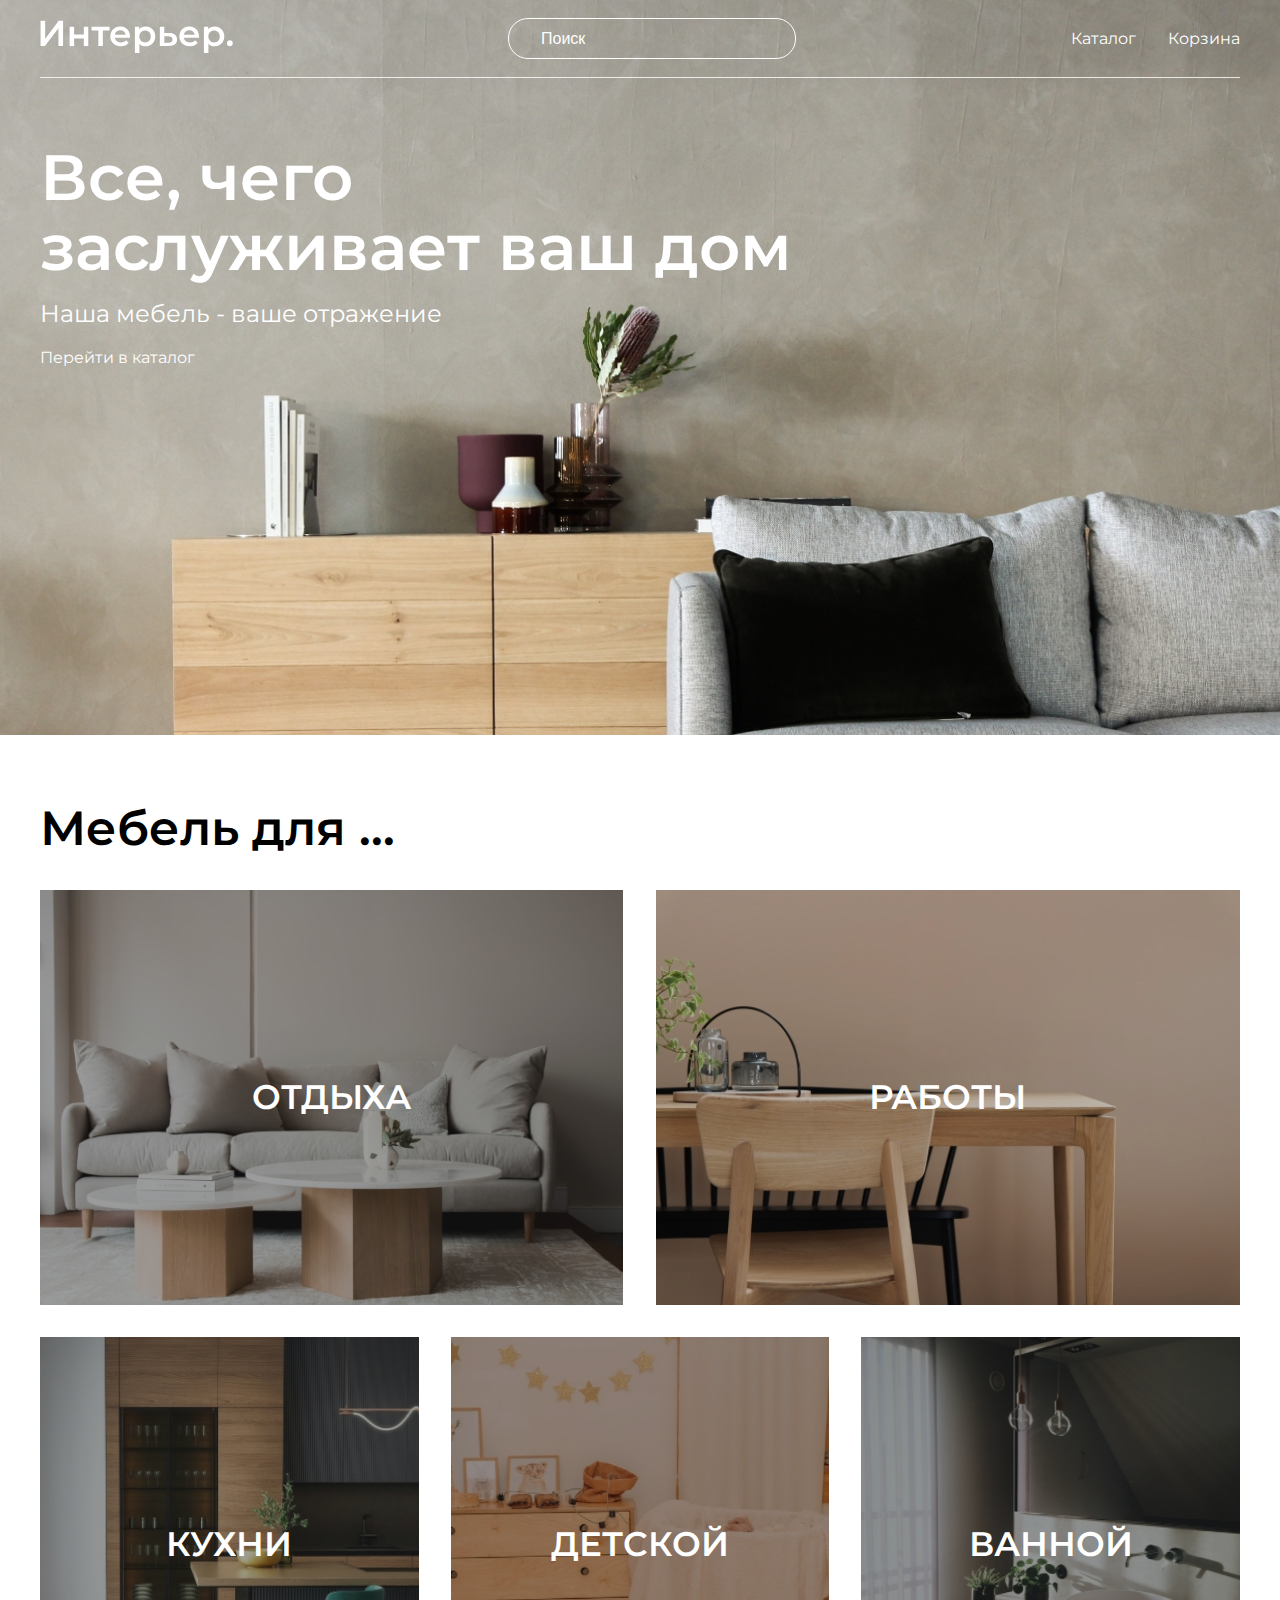
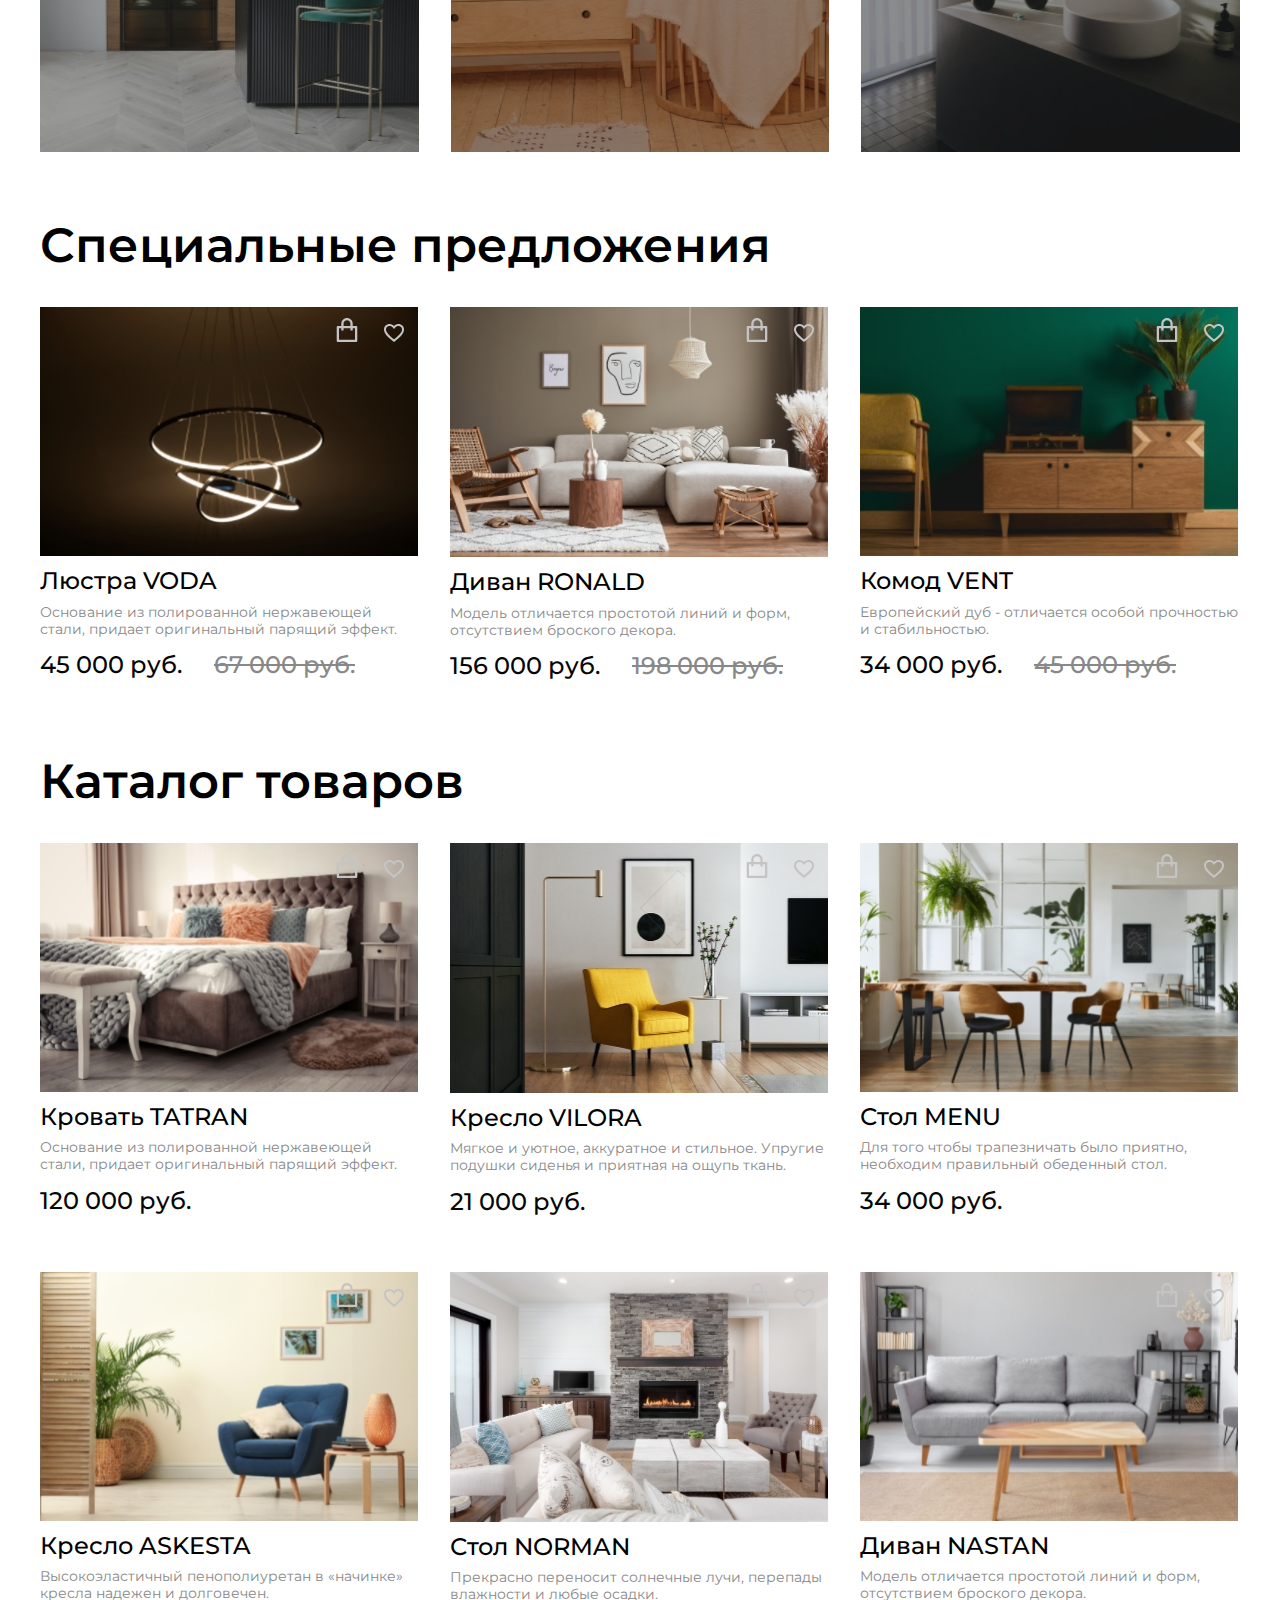
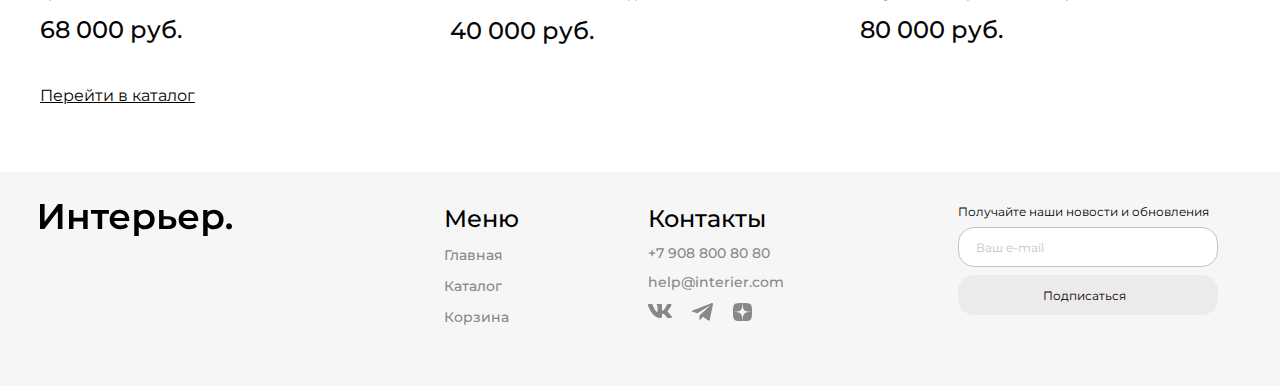
<file: index.html>
<!DOCTYPE html>
<html lang="en">
<head>
    <meta charset="UTF-8">
    <meta name="viewport" content="width=device-width, initial-scale=1.0">
    <title>Shop</title>
    <link rel="preconnect" href="https://fonts.googleapis.com">
    <link rel="preconnect" href="https://fonts.gstatic.com" crossorigin>
    <link href="https://fonts.googleapis.com/css2?family=Montserrat:ital,wght@0,100..900;1,100..900&display=swap" rel="stylesheet">
    <link rel="stylesheet" href="style.css">
</head>
<body class="body">

    <div class="top center">
        <header class="header">
            <a href="index.html"><img class="header__logo" src="img/logo.svg" alt="Логотип"></a>
            <input placeholder="Поиск" class="header__input" type="text">
            <nav class="header__nav">
                <a class="header__link" href="catalog.html">Каталог</a>
                <a class="header__link" href="basket.html">Корзина</a>
            </nav>
            <div class="header__menu-mobile">
                <a href="#"><svg class="header__icon-mobile" width="15.366211" height="15.360107" viewBox="0 0 15.3662 15.3601" fill="none" xmlns="http://www.w3.org/2000/svg" xmlns:xlink="http://www.w3.org/1999/xlink">
                    <desc>
                            Created with Pixso.
                    </desc>
                    <defs/>
                    <path id="Vector1" d="M11.53 10.41C12.52 9.14 12.99 7.54 12.84 5.93C12.68 4.33 11.93 2.84 10.72 1.78C9.51 0.71 7.94 0.15 6.33 0.2C4.72 0.25 3.19 0.91 2.05 2.05C0.91 3.19 0.25 4.72 0.2 6.33C0.15 7.94 0.71 9.51 1.78 10.72C2.85 11.93 4.33 12.68 5.94 12.83C7.54 12.99 9.14 12.52 10.42 11.53L10.45 11.56L13.81 14.92C13.88 15 13.97 15.05 14.07 15.09C14.16 15.13 14.27 15.16 14.37 15.16C14.47 15.16 14.58 15.13 14.67 15.09C14.77 15.05 14.86 15 14.93 14.92C15 14.85 15.06 14.76 15.1 14.67C15.14 14.57 15.16 14.47 15.16 14.36C15.16 14.26 15.14 14.16 15.1 14.06C15.06 13.96 15 13.88 14.93 13.8L11.57 10.44C11.56 10.43 11.55 10.42 11.53 10.41ZM9.89 3.17C10.34 3.61 10.69 4.13 10.94 4.71C11.18 5.29 11.31 5.91 11.31 6.53C11.31 7.16 11.19 7.78 10.95 8.36C10.71 8.94 10.36 9.47 9.92 9.91C9.47 10.36 8.95 10.71 8.37 10.95C7.79 11.18 7.17 11.31 6.54 11.3C5.91 11.3 5.29 11.17 4.72 10.93C4.14 10.69 3.61 10.33 3.17 9.88C2.29 8.99 1.8 7.79 1.81 6.53C1.81 5.28 2.31 4.08 3.2 3.19C4.09 2.31 5.29 1.81 6.54 1.8C7.79 1.8 9 2.29 9.89 3.17Z" fill="#FFFFFF" fill-opacity="1.000000" fill-rule="evenodd"/>
                    <path id="Vector2" d="M13.04 7.14Q13.09 6.54 13.03 5.92Q12.98 5.3 12.81 4.71Q12.63 4.12 12.35 3.56Q12.07 3.01 11.69 2.53Q11.32 2.04 10.85 1.63Q10.38 1.22 9.86 0.91Q9.33 0.59 8.75 0.38Q8.16 0.17 7.55 0.07Q6.95 -0.02 6.33 0Q5.7 0.02 5.11 0.15Q4.51 0.28 3.94 0.53Q3.37 0.78 2.86 1.12Q2.35 1.47 1.91 1.91Q1.47 2.35 1.13 2.85Q0.78 3.36 0.53 3.93Q0.29 4.5 0.15 5.1Q0.02 5.7 0 6.32Q-0.02 6.95 0.07 7.55Q0.17 8.16 0.38 8.74Q0.59 9.33 0.9 9.86Q1.22 10.38 1.63 10.85Q2.04 11.32 2.53 11.69Q3.01 12.07 3.57 12.35Q4.12 12.63 4.71 12.81Q5.3 12.98 5.92 13.03Q6.54 13.09 7.15 13.03Q7.76 12.98 8.36 12.8Q8.96 12.63 9.5 12.35Q9.97 12.11 10.4 11.79L13.67 15.06Q13.74 15.13 13.82 15.19Q13.9 15.24 13.99 15.28Q14.08 15.32 14.18 15.34Q14.27 15.36 14.37 15.36Q14.47 15.36 14.56 15.34Q14.66 15.32 14.75 15.28Q14.84 15.24 14.92 15.19Q15 15.13 15.07 15.06Q15.14 14.99 15.19 14.91Q15.25 14.83 15.29 14.74Q15.32 14.65 15.34 14.56Q15.36 14.46 15.36 14.36Q15.36 14.26 15.34 14.17Q15.32 14.07 15.29 13.98Q15.25 13.89 15.19 13.81Q15.14 13.73 15.07 13.66L11.8 10.39Q12.11 9.96 12.35 9.5Q12.63 8.95 12.8 8.35Q12.98 7.75 13.04 7.14ZM11.53 10.41C12.52 9.14 12.99 7.54 12.84 5.93C12.68 4.33 11.93 2.84 10.72 1.78C9.51 0.71 7.94 0.15 6.33 0.2C4.72 0.25 3.19 0.91 2.05 2.05C0.91 3.19 0.25 4.72 0.2 6.33C0.15 7.94 0.71 9.51 1.78 10.72C2.85 11.93 4.33 12.68 5.94 12.83C7.54 12.99 9.14 12.52 10.42 11.53L10.45 11.56L13.81 14.92C13.88 15 13.97 15.05 14.07 15.09C14.16 15.13 14.27 15.16 14.37 15.16C14.47 15.16 14.58 15.13 14.67 15.09C14.77 15.05 14.86 15 14.93 14.92C15 14.85 15.06 14.76 15.1 14.67C15.14 14.57 15.16 14.47 15.16 14.36C15.16 14.26 15.14 14.16 15.1 14.06C15.06 13.96 15 13.88 14.93 13.8L11.57 10.44C11.56 10.43 11.55 10.42 11.53 10.41ZM9.89 3.17C10.34 3.61 10.69 4.13 10.94 4.71C11.18 5.29 11.31 5.91 11.31 6.53C11.31 7.16 11.19 7.78 10.95 8.36C10.71 8.94 10.36 9.47 9.92 9.91C9.47 10.36 8.95 10.71 8.37 10.95C7.79 11.18 7.17 11.31 6.54 11.3C5.91 11.3 5.29 11.17 4.72 10.93C4.14 10.69 3.61 10.33 3.17 9.88C2.29 8.99 1.8 7.79 1.81 6.53C1.81 5.28 2.31 4.08 3.2 3.19C4.09 2.31 5.29 1.81 6.54 1.8C7.79 1.8 9 2.29 9.89 3.17ZM10.33 4Q10.58 4.37 10.75 4.79Q10.93 5.21 11.02 5.64Q11.11 6.08 11.11 6.54Q11.11 6.99 11.03 7.43Q10.94 7.87 10.77 8.29Q10.59 8.71 10.35 9.08Q10.1 9.45 9.78 9.77Q9.46 10.09 9.08 10.34Q8.71 10.59 8.29 10.76Q7.87 10.93 7.43 11.02Q7 11.11 6.54 11.1Q6.09 11.1 5.65 11.01Q5.21 10.92 4.79 10.75Q4.37 10.57 4 10.32Q3.64 10.07 3.32 9.74Q3 9.42 2.76 9.05Q2.52 8.69 2.35 8.27Q2.18 7.85 2.09 7.42Q2.01 6.99 2.01 6.54Q2.01 6.08 2.1 5.65Q2.19 5.22 2.36 4.8Q2.53 4.39 2.78 4.02Q3.02 3.65 3.34 3.34Q3.66 3.02 4.03 2.77Q4.39 2.53 4.81 2.35Q5.23 2.18 5.66 2.09Q6.09 2.01 6.54 2Q6.99 2 7.42 2.09Q7.86 2.17 8.28 2.34Q8.69 2.51 9.06 2.75Q9.43 2.99 9.75 3.31Q10.07 3.63 10.33 4Z" fill="#FFFFFF" fill-opacity="1.000000" fill-rule="evenodd"/>
                </svg>
                </a>
                <a href="catalog.html"><svg class="header__icon-mobile" width="19.199463" height="19.199951" viewBox="0 0 19.1995 19.2" fill="none" xmlns="http://www.w3.org/2000/svg" xmlns:xlink="http://www.w3.org/1999/xlink">
                    <desc>
                            Created with Pixso.
                    </desc>
                    <defs/>
                    <rect id="Rectangle46" width="4.571429" height="4.571429" fill="#FFFFFF" fill-opacity="1.000000"/>
                    <rect id="Rectangle41" y="7.314209" width="4.571429" height="4.571429" fill="#FFFFFF" fill-opacity="1.000000"/>
                    <rect id="Rectangle47" y="14.628540" width="4.571429" height="4.571428" fill="#FFFFFF" fill-opacity="1.000000"/>
                    <rect id="Rectangle48" x="7.313477" y="7.314209" width="4.571429" height="4.571429" fill="#FFFFFF" fill-opacity="1.000000"/>
                    <rect id="Rectangle45" x="7.313477" y="14.628540" width="4.571429" height="4.571428" fill="#FFFFFF" fill-opacity="1.000000"/>
                    <rect id="Rectangle49" x="7.313477" width="4.571429" height="4.571429" fill="#FFFFFF" fill-opacity="1.000000"/>
                    <rect id="Rectangle42" x="14.627930" y="7.314209" width="4.571428" height="4.571429" fill="#FFFFFF" fill-opacity="1.000000"/>
                    <rect id="Rectangle44" x="14.627930" y="14.628540" width="4.571428" height="4.571428" fill="#FFFFFF" fill-opacity="1.000000"/>
                    <rect id="Rectangle43" x="14.627930" width="4.571428" height="4.571429" fill="#FFFFFF" fill-opacity="1.000000"/>
                </svg>
                </a>
                <a href="basket.html"><svg class="header__icon-mobile" width="18.717285" height="16.666626" viewBox="0 0 18.7173 16.6666" fill="none" xmlns="http://www.w3.org/2000/svg" xmlns:xlink="http://www.w3.org/1999/xlink">
                    <desc>
                            Created with Pixso.
                    </desc>
                    <defs/>
                    <path id="Vector3" d="M11.45 16.66C12.01 16.66 12.54 16.44 12.93 16.05C13.32 15.66 13.54 15.13 13.54 14.58C13.54 14.03 13.32 13.5 12.93 13.11C12.54 12.71 12.01 12.5 11.45 12.5C10.9 12.5 10.37 12.71 9.98 13.11C9.59 13.5 9.37 14.03 9.37 14.58C9.37 15.13 9.59 15.66 9.98 16.05C10.37 16.44 10.9 16.66 11.45 16.66ZM4.16 16.66C4.71 16.66 5.24 16.44 5.63 16.05C6.03 15.66 6.24 15.13 6.24 14.58C6.24 14.03 6.03 13.5 5.63 13.11C5.24 12.71 4.71 12.5 4.16 12.5C3.61 12.5 3.08 12.71 2.69 13.11C2.3 13.5 2.08 14.03 2.08 14.58C2.08 15.13 2.3 15.66 2.69 16.05C3.08 16.44 3.61 16.66 4.16 16.66ZM17.74 2C18 1.99 18.25 1.88 18.43 1.69C18.61 1.51 18.71 1.26 18.71 1C18.71 0.74 18.61 0.49 18.43 0.3C18.25 0.11 18 0 17.74 0L16.54 0C15.6 0 14.79 0.65 14.59 1.56L13.28 7.44C13.08 8.36 12.27 9.01 11.33 9.01L3.5 9.01L2 3L11.73 3C11.99 2.99 12.23 2.88 12.41 2.69C12.59 2.5 12.69 2.26 12.69 2C12.69 1.74 12.59 1.49 12.41 1.31C12.23 1.12 11.99 1.01 11.73 1L2 1C1.69 1 1.39 1.07 1.12 1.2C0.85 1.33 0.61 1.53 0.42 1.77C0.23 2.01 0.1 2.29 0.04 2.58C-0.02 2.88 -0.02 3.19 0.06 3.49L1.56 9.5C1.67 9.93 1.92 10.31 2.27 10.59C2.62 10.86 3.05 11.01 3.5 11.01L11.33 11.01C12.24 11.01 13.12 10.7 13.83 10.13C14.54 9.56 15.04 8.77 15.24 7.88L16.54 2L17.74 2Z" fill="#FFFFFF" fill-opacity="1.000000" fill-rule="nonzero"/>
                </svg>
                </a>
            </div>
        </header>
        <section class="section">
            <h1 class="section__heading" id="general">Все, чего<br>заслуживает ваш дом</h1>
            <p class="section__paragraph">Наша мебель - ваше отражение</p>
            <a class="section__link" href="catalog.html">Перейти в каталог</a>
        </section>
    </div>

    <section class="for-box center">
        <h2 class="for-box__heading">Мебель для ... </h2>
        <div class="for">
            <div class="for__item for__item_1 for__item_big">ОТДЫХА</div>
            <div class="for__item for__item_2 for__item_big">РАБОТЫ</div>
            <div class="for__item for__item_3">КУХНИ</div>
            <div class="for__item for__item_4">ДЕТСКОЙ</div>
            <div class="for__item for__item_5">ВАННОЙ</div>
        </div>
    </section>

    <div class="section2 center">
        <h2 class="section2__specialheading">Специальные предложения</h2>
        <div class="section2__specialcontent">
            <article class="specialproduct">
                <img class="specialproduct__img" src="img/lamp.jpeg" alt="lamp">
                <div class="specialproduct__labels">
                    <img class="specialproduct__absolute1" src="img/Absolute1.svg" alt="basket">
                    <img class="specialproduct__absolute2" src="img/Absolute2.svg" alt="deferred">
                </div>
                <h3 class="specialproduct__head">Люстра VODA</h3>
                <p class="specialproduct__description">Основание из полированной нержавеющей стали, придает оригинальный парящий эффект.</p>
                <div class="section2__box-price">
                    <span class="specialproduct__sale">45 000 руб.</span>
                    <span class="specialproduct__price">67 000 руб.</span>
                </div>
            </article>
            <article class="specialproduct">
                <img class="specialproduct__img" src="img/sofa.jpeg" alt="sofa">
                <div class="specialproduct__labels">
                    <img class="specialproduct__absolute1" src="img/Absolute1.svg" alt="basket">
                    <img class="specialproduct__absolute2" src="img/Absolute2.svg" alt="deferred">
                </div>
                <h3 class="specialproduct__head">Диван RONALD</h3>
                <p class="specialproduct__description">Модель отличается простотой линий и форм, отсутствием броского декора.</p>
                <div class="section2__box-price">
                    <span class="specialproduct__sale">156 000 руб.</span>
                    <span class="specialproduct__price">198 000 руб.</span>
                </div>
            </article>
            <article class="specialproduct">
                <img class="specialproduct__img" src="img/chest.jpeg" alt="chest">
                <div class="specialproduct__labels">
                    <img class="specialproduct__absolute1" src="img/Absolute1.svg" alt="basket">
                    <img class="specialproduct__absolute2" src="img/Absolute2.svg" alt="deferred">
                </div>
                <h3 class="specialproduct__head">Комод VENT</h3>
                <p class="specialproduct__description">Европейский дуб - отличается особой прочностью и стабильностью.</p>
                <div class="section2__box-price">
                    <span class="specialproduct__sale">34 000 руб.</span>
                    <span class="specialproduct__price">45 000 руб.</span>
                </div>
            </article>
        </div>
    </div>

    <div class="show center">
        <h2 class="show__heading">Каталог товаров</h2>
        <div class="product-box">
            <article class="product">
                <img class="product__img" src="img/bed.jpeg" alt="bed">
                <div class="product__labels">
                    <img class="product__absolute1" src="img/Absolute1.svg" alt="basket">
                    <img class="product__absolute2" src="img/Absolute2.svg" alt="deferred">
                </div>
                <h3 class="product__head">Кровать TATRAN</h3>
                <p class="product__description">Основание из полированной нержавеющей стали, придает оригинальный парящий эффект.</p>
                <p class="product__price">120 000 руб.</p>
            </article>
            <article class="product">
                <img class="product__img" src="img/chair.jpeg" alt="chair">
                <div class="product__labels">
                    <img class="product__absolute1" src="img/Absolute1.svg" alt="basket">
                    <img class="product__absolute2" src="img/Absolute2.svg" alt="deferred">
                </div>
                <h3 class="product__head">Кресло VILORA</h3>
                <p class="product__description">Мягкое и уютное, аккуратное и стильное. Упругие подушки сиденья и приятная на ощупь ткань.</p>
                <p class="product__price">21 000 руб.</p>
            </article>
            <article class="product">
                <img class="product__img" src="img/table.jpeg" alt="table">
                <div class="product__labels">
                    <img class="product__absolute1" src="img/Absolute1.svg" alt="basket">
                    <img class="product__absolute2" src="img/Absolute2.svg" alt="deferred">
                </div>
                <h3 class="product__head">Стол MENU</h3>
                <p class="product__description">Для того чтобы трапезничать было приятно, необходим правильный обеденный стол.</p>
                <p class="product__price">34 000 руб.</p>
            </article>
            <article class="product">
                <img class="product__img" src="img/chair2.jpeg" alt="chair2">
                <div class="product__labels">
                    <img class="product__absolute1" src="img/Absolute1.svg" alt="basket">
                    <img class="product__absolute2" src="img/Absolute2.svg" alt="deferred">
                </div>
                <h3 class="product__head">Кресло ASKESTA</h3>
                <p class="product__description">Высокоэластичный пенополиуретан в «начинке» кресла надежен и долговечен.</p>
                <p class="product__price">68 000 руб.</p>
            </article>
            <article class="product">
                <img class="product__img" src="img/table2.jpeg" alt="table2">
                <div class="product__labels">
                    <img class="product__absolute1" src="img/Absolute1.svg" alt="basket">
                    <img class="product__absolute2" src="img/Absolute2.svg" alt="deferred">
                </div>
                <h3 class="product__head">Стол NORMAN</h3>
                <p class="product__description">Прекрасно переносит солнечные лучи, перепады влажности и любые осадки.</p>
                <p class="product__price">40 000 руб.</p>
            </article>
            <article class="product">
                <img class="product__img" src="img/sofa2.jpeg" alt="sofa2">
                <div class="product__labels">
                    <img class="product__absolute1" src="img/Absolute1.svg" alt="basket">
                    <img class="product__absolute2" src="img/Absolute2.svg" alt="deferred">
                </div>
                <h3 class="product__head">Диван NASTAN</h3>
                <p class="product__description">Модель отличается простотой линий и форм, отсутствием броского декора.</p>
                <p class="product__price">80 000 руб.</p>
            </article>
        </div>
        <div class="show__indent"><a class="show__link" href="catalog.html">Перейти в каталог</a></div>
    </div>

    <div class="bottom center">
        <footer class="footer">
            <div><a href="index.html"><img class="bottom__logo" src="img/footerlogo.svg" alt="Логотип"></a></div>
            <div class="menu">
                <nav>
                    <h4 class="bottom__menu">Меню</h4>
                    <ul class="menu__list">
                        <li><a href="index.html" class="menu__link">Главная</a></li>
                        <li><a href="catalog.html" class="menu__link">Каталог</a></li>
                        <li><a href="basket.html" class="menu__link">Корзина</a></li>
                    </ul>
                </nav>
            </div>
            <div class="contacts">
                <h4 class="bottom__contacts">Контакты</h4>
                <a class="contacts__link" href="tel:+79088008080">+7 908 800 80 80</a>
                <a class="contacts__link" href="mailto:help@interier.com">help@interier.com</a>
                <div class="contacts__social">
                    <a href="https://example.com"><svg class="contacts__icon" width="24.000504" height="14.000000" viewBox="0 0 24.0005 14" fill="none" xmlns="http://www.w3.org/2000/svg" xmlns:xlink="http://www.w3.org/1999/xlink">
                        <desc>
                                Created with Pixso.
                        </desc>
                        <defs/>
                        <path id="Vector4" d="M23.45 0.94C23.61 0.4 23.45 0 22.65 0L20.03 0C19.36 0 19.05 0.34 18.88 0.72C18.88 0.72 17.55 3.92 15.66 6C15.04 6.6 14.77 6.79 14.43 6.79C14.27 6.79 14.01 6.6 14.01 6.05L14.01 0.94C14.01 0.29 13.83 0 13.27 0L9.15 0C8.73 0 8.48 0.3 8.48 0.59C8.48 1.21 9.42 1.35 9.52 3.1L9.52 6.9C9.52 7.73 9.37 7.88 9.03 7.88C8.14 7.88 5.98 4.67 4.69 1C4.44 0.28 4.19 0 3.52 0L0.9 0C0.15 0 0 0.34 0 0.72C0 1.41 0.88 4.8 4.14 9.28C6.31 12.34 9.37 14 12.15 14C13.82 14 14.02 13.63 14.02 12.99L14.02 10.68C14.02 9.94 14.18 9.8 14.71 9.8C15.1 9.8 15.77 9.99 17.33 11.46C19.11 13.21 19.4 14 20.4 14L23.03 14C23.78 14 24.15 13.63 23.94 12.9C23.7 12.18 22.85 11.12 21.72 9.88C21.11 9.17 20.19 8.4 19.91 8.02C19.52 7.53 19.63 7.31 19.91 6.87C19.91 6.87 23.11 2.45 23.44 0.94L23.45 0.94Z" fill="#888888" fill-opacity="1.000000" fill-rule="evenodd"/>
                    </svg>
                    </a>
                    <a href="https://example.com"><svg class="contacts__icon" width="21.000000" height="17.675659" viewBox="0 0 21 17.6757" fill="none" xmlns="http://www.w3.org/2000/svg" xmlns:xlink="http://www.w3.org/1999/xlink">
                        <desc>
                                Created with Pixso.
                        </desc>
                        <defs/>
                        <path id="Vector5" d="M19.29 0.2L0.69 7.41C-0.06 7.74 -0.32 8.42 0.5 8.78L5.28 10.31L16.82 3.14C17.45 2.69 18.09 2.81 17.54 3.3L7.63 12.32L7.31 16.14C7.6 16.73 8.13 16.73 8.47 16.44L11.21 13.83L15.91 17.37C17 18.02 17.59 17.6 17.83 16.41L20.91 1.74C21.23 0.28 20.68 -0.37 19.29 0.2Z" fill="#888888" fill-opacity="1.000000" fill-rule="nonzero"/>
                    </svg>
                    </a>
                    <a href="https://example.com"><svg class="contacts__icon" width="19.000000" height="18.000000" viewBox="0 0 19 18" fill="none" xmlns="http://www.w3.org/2000/svg" xmlns:xlink="http://www.w3.org/1999/xlink">
                        <desc>
                                Created with Pixso.
                        </desc>
                        <defs/>
                        <path id="Vector6" d="M11.33 10.73C9.83 12.19 9.73 14.01 9.6 18C13.52 18 16.23 17.98 17.62 16.7C18.98 15.37 19 12.68 19 9.09C14.79 9.22 12.87 9.32 11.33 10.73ZM0 9.09C0 12.68 0.01 15.37 1.37 16.7C2.76 17.98 5.47 18 9.39 18C9.26 14.01 9.16 12.19 7.66 10.73C6.12 9.32 4.2 9.21 0 9.09ZM9.39 0C5.48 0 2.76 0.01 1.37 1.29C0.01 2.62 0 5.31 0 8.9C4.2 8.77 6.12 8.67 7.66 7.26C9.16 5.8 9.26 3.98 9.39 0ZM11.33 7.26C9.83 5.8 9.73 3.98 9.6 0C13.52 0 16.23 0.01 17.62 1.29C18.98 2.62 19 5.31 19 8.9C14.79 8.77 12.87 8.67 11.33 7.26Z" fill="#888888" fill-opacity="1.000000" fill-rule="nonzero"/>
                    </svg>
                    </a>
                </div>
            </div>   
            <form class="news" action="#">
                <p class="bottom__news">Получайте наши новости и обновления</p> 
                <input placeholder="Ваш e-mail" class="news__input" type="text">
                <button class="news__button" type="submit">Подписаться</button>
            </form>
        </footer>
    </div>

</body>
</html>
</file>
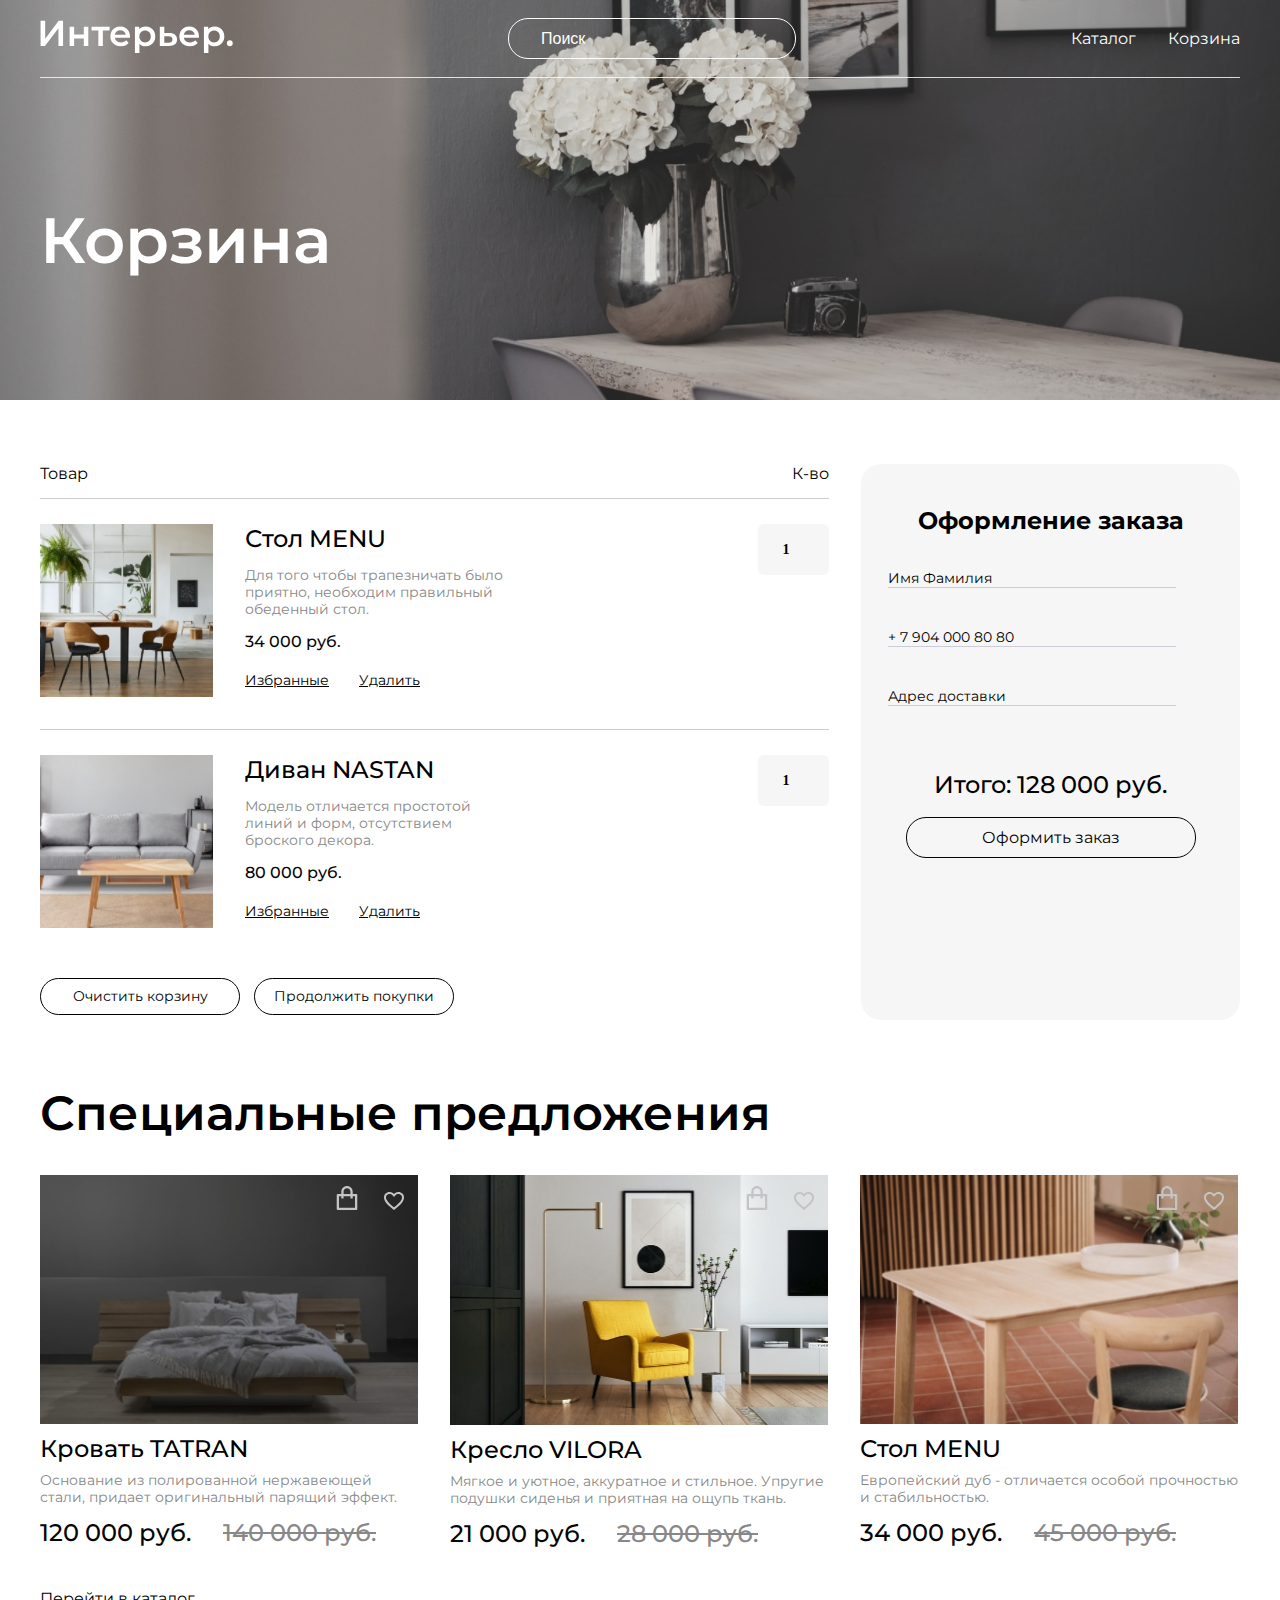
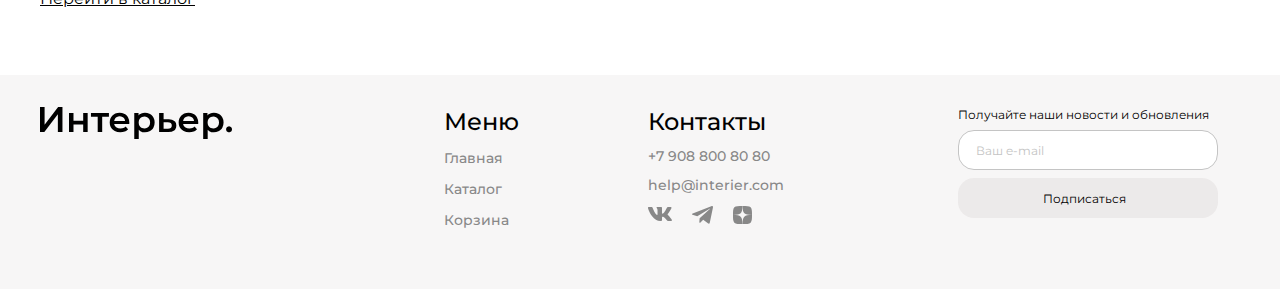
<file: basket.html>
<!DOCTYPE html>
<html lang="en">
<head>
    <meta charset="UTF-8">
    <meta name="viewport" content="width=device-width, initial-scale=1.0">
    <title>Document</title>
    <link rel="preconnect" href="https://fonts.googleapis.com">
    <link rel="preconnect" href="https://fonts.gstatic.com" crossorigin>
    <link href="https://fonts.googleapis.com/css2?family=Montserrat:ital,wght@0,100..900;1,100..900&display=swap" rel="stylesheet">
    <link rel="stylesheet" href="style.css">
</head>
<body class="body">

    <div class="top-basket center">
        <header class="header">
            <a href="index.html"><img class="header__logo" src="img/logo.svg" alt="Логотип"></a>
            <input placeholder="Поиск" class="header__input" type="text">
            <nav class="header__nav">
                <a class="header__link" href="catalog.html">Каталог</a>
                <a class="header__link" href="basket.html">Корзина</a>
            </nav>
            <div class="header__menu-mobile">
                    <a href="#"><svg class="header__icon-mobile" width="15.366211" height="15.360107" viewBox="0 0 15.3662 15.3601" fill="none" xmlns="http://www.w3.org/2000/svg" xmlns:xlink="http://www.w3.org/1999/xlink">
                        <desc>
                                Created with Pixso.
                        </desc>
                        <defs/>
                        <path id="Vector1" d="M11.53 10.41C12.52 9.14 12.99 7.54 12.84 5.93C12.68 4.33 11.93 2.84 10.72 1.78C9.51 0.71 7.94 0.15 6.33 0.2C4.72 0.25 3.19 0.91 2.05 2.05C0.91 3.19 0.25 4.72 0.2 6.33C0.15 7.94 0.71 9.51 1.78 10.72C2.85 11.93 4.33 12.68 5.94 12.83C7.54 12.99 9.14 12.52 10.42 11.53L10.45 11.56L13.81 14.92C13.88 15 13.97 15.05 14.07 15.09C14.16 15.13 14.27 15.16 14.37 15.16C14.47 15.16 14.58 15.13 14.67 15.09C14.77 15.05 14.86 15 14.93 14.92C15 14.85 15.06 14.76 15.1 14.67C15.14 14.57 15.16 14.47 15.16 14.36C15.16 14.26 15.14 14.16 15.1 14.06C15.06 13.96 15 13.88 14.93 13.8L11.57 10.44C11.56 10.43 11.55 10.42 11.53 10.41ZM9.89 3.17C10.34 3.61 10.69 4.13 10.94 4.71C11.18 5.29 11.31 5.91 11.31 6.53C11.31 7.16 11.19 7.78 10.95 8.36C10.71 8.94 10.36 9.47 9.92 9.91C9.47 10.36 8.95 10.71 8.37 10.95C7.79 11.18 7.17 11.31 6.54 11.3C5.91 11.3 5.29 11.17 4.72 10.93C4.14 10.69 3.61 10.33 3.17 9.88C2.29 8.99 1.8 7.79 1.81 6.53C1.81 5.28 2.31 4.08 3.2 3.19C4.09 2.31 5.29 1.81 6.54 1.8C7.79 1.8 9 2.29 9.89 3.17Z" fill="#FFFFFF" fill-opacity="1.000000" fill-rule="evenodd"/>
                        <path id="Vector2" d="M13.04 7.14Q13.09 6.54 13.03 5.92Q12.98 5.3 12.81 4.71Q12.63 4.12 12.35 3.56Q12.07 3.01 11.69 2.53Q11.32 2.04 10.85 1.63Q10.38 1.22 9.86 0.91Q9.33 0.59 8.75 0.38Q8.16 0.17 7.55 0.07Q6.95 -0.02 6.33 0Q5.7 0.02 5.11 0.15Q4.51 0.28 3.94 0.53Q3.37 0.78 2.86 1.12Q2.35 1.47 1.91 1.91Q1.47 2.35 1.13 2.85Q0.78 3.36 0.53 3.93Q0.29 4.5 0.15 5.1Q0.02 5.7 0 6.32Q-0.02 6.95 0.07 7.55Q0.17 8.16 0.38 8.74Q0.59 9.33 0.9 9.86Q1.22 10.38 1.63 10.85Q2.04 11.32 2.53 11.69Q3.01 12.07 3.57 12.35Q4.12 12.63 4.71 12.81Q5.3 12.98 5.92 13.03Q6.54 13.09 7.15 13.03Q7.76 12.98 8.36 12.8Q8.96 12.63 9.5 12.35Q9.97 12.11 10.4 11.79L13.67 15.06Q13.74 15.13 13.82 15.19Q13.9 15.24 13.99 15.28Q14.08 15.32 14.18 15.34Q14.27 15.36 14.37 15.36Q14.47 15.36 14.56 15.34Q14.66 15.32 14.75 15.28Q14.84 15.24 14.92 15.19Q15 15.13 15.07 15.06Q15.14 14.99 15.19 14.91Q15.25 14.83 15.29 14.74Q15.32 14.65 15.34 14.56Q15.36 14.46 15.36 14.36Q15.36 14.26 15.34 14.17Q15.32 14.07 15.29 13.98Q15.25 13.89 15.19 13.81Q15.14 13.73 15.07 13.66L11.8 10.39Q12.11 9.96 12.35 9.5Q12.63 8.95 12.8 8.35Q12.98 7.75 13.04 7.14ZM11.53 10.41C12.52 9.14 12.99 7.54 12.84 5.93C12.68 4.33 11.93 2.84 10.72 1.78C9.51 0.71 7.94 0.15 6.33 0.2C4.72 0.25 3.19 0.91 2.05 2.05C0.91 3.19 0.25 4.72 0.2 6.33C0.15 7.94 0.71 9.51 1.78 10.72C2.85 11.93 4.33 12.68 5.94 12.83C7.54 12.99 9.14 12.52 10.42 11.53L10.45 11.56L13.81 14.92C13.88 15 13.97 15.05 14.07 15.09C14.16 15.13 14.27 15.16 14.37 15.16C14.47 15.16 14.58 15.13 14.67 15.09C14.77 15.05 14.86 15 14.93 14.92C15 14.85 15.06 14.76 15.1 14.67C15.14 14.57 15.16 14.47 15.16 14.36C15.16 14.26 15.14 14.16 15.1 14.06C15.06 13.96 15 13.88 14.93 13.8L11.57 10.44C11.56 10.43 11.55 10.42 11.53 10.41ZM9.89 3.17C10.34 3.61 10.69 4.13 10.94 4.71C11.18 5.29 11.31 5.91 11.31 6.53C11.31 7.16 11.19 7.78 10.95 8.36C10.71 8.94 10.36 9.47 9.92 9.91C9.47 10.36 8.95 10.71 8.37 10.95C7.79 11.18 7.17 11.31 6.54 11.3C5.91 11.3 5.29 11.17 4.72 10.93C4.14 10.69 3.61 10.33 3.17 9.88C2.29 8.99 1.8 7.79 1.81 6.53C1.81 5.28 2.31 4.08 3.2 3.19C4.09 2.31 5.29 1.81 6.54 1.8C7.79 1.8 9 2.29 9.89 3.17ZM10.33 4Q10.58 4.37 10.75 4.79Q10.93 5.21 11.02 5.64Q11.11 6.08 11.11 6.54Q11.11 6.99 11.03 7.43Q10.94 7.87 10.77 8.29Q10.59 8.71 10.35 9.08Q10.1 9.45 9.78 9.77Q9.46 10.09 9.08 10.34Q8.71 10.59 8.29 10.76Q7.87 10.93 7.43 11.02Q7 11.11 6.54 11.1Q6.09 11.1 5.65 11.01Q5.21 10.92 4.79 10.75Q4.37 10.57 4 10.32Q3.64 10.07 3.32 9.74Q3 9.42 2.76 9.05Q2.52 8.69 2.35 8.27Q2.18 7.85 2.09 7.42Q2.01 6.99 2.01 6.54Q2.01 6.08 2.1 5.65Q2.19 5.22 2.36 4.8Q2.53 4.39 2.78 4.02Q3.02 3.65 3.34 3.34Q3.66 3.02 4.03 2.77Q4.39 2.53 4.81 2.35Q5.23 2.18 5.66 2.09Q6.09 2.01 6.54 2Q6.99 2 7.42 2.09Q7.86 2.17 8.28 2.34Q8.69 2.51 9.06 2.75Q9.43 2.99 9.75 3.31Q10.07 3.63 10.33 4Z" fill="#FFFFFF" fill-opacity="1.000000" fill-rule="evenodd"/>
                    </svg>
                    </a>
                    <a href="catalog.html"><svg class="header__icon-mobile" width="19.199463" height="19.199951" viewBox="0 0 19.1995 19.2" fill="none" xmlns="http://www.w3.org/2000/svg" xmlns:xlink="http://www.w3.org/1999/xlink">
                        <desc>
                                Created with Pixso.
                        </desc>
                        <defs/>
                        <rect id="Rectangle46" width="4.571429" height="4.571429" fill="#FFFFFF" fill-opacity="1.000000"/>
                        <rect id="Rectangle41" y="7.314209" width="4.571429" height="4.571429" fill="#FFFFFF" fill-opacity="1.000000"/>
                        <rect id="Rectangle47" y="14.628540" width="4.571429" height="4.571428" fill="#FFFFFF" fill-opacity="1.000000"/>
                        <rect id="Rectangle48" x="7.313477" y="7.314209" width="4.571429" height="4.571429" fill="#FFFFFF" fill-opacity="1.000000"/>
                        <rect id="Rectangle45" x="7.313477" y="14.628540" width="4.571429" height="4.571428" fill="#FFFFFF" fill-opacity="1.000000"/>
                        <rect id="Rectangle49" x="7.313477" width="4.571429" height="4.571429" fill="#FFFFFF" fill-opacity="1.000000"/>
                        <rect id="Rectangle42" x="14.627930" y="7.314209" width="4.571428" height="4.571429" fill="#FFFFFF" fill-opacity="1.000000"/>
                        <rect id="Rectangle44" x="14.627930" y="14.628540" width="4.571428" height="4.571428" fill="#FFFFFF" fill-opacity="1.000000"/>
                        <rect id="Rectangle43" x="14.627930" width="4.571428" height="4.571429" fill="#FFFFFF" fill-opacity="1.000000"/>
                    </svg>
                    </a>
                    <a href="basket.html"><svg class="header__icon-mobile" width="18.717285" height="16.666626" viewBox="0 0 18.7173 16.6666" fill="none" xmlns="http://www.w3.org/2000/svg" xmlns:xlink="http://www.w3.org/1999/xlink">
                        <desc>
                                Created with Pixso.
                        </desc>
                        <defs/>
                        <path id="Vector3" d="M11.45 16.66C12.01 16.66 12.54 16.44 12.93 16.05C13.32 15.66 13.54 15.13 13.54 14.58C13.54 14.03 13.32 13.5 12.93 13.11C12.54 12.71 12.01 12.5 11.45 12.5C10.9 12.5 10.37 12.71 9.98 13.11C9.59 13.5 9.37 14.03 9.37 14.58C9.37 15.13 9.59 15.66 9.98 16.05C10.37 16.44 10.9 16.66 11.45 16.66ZM4.16 16.66C4.71 16.66 5.24 16.44 5.63 16.05C6.03 15.66 6.24 15.13 6.24 14.58C6.24 14.03 6.03 13.5 5.63 13.11C5.24 12.71 4.71 12.5 4.16 12.5C3.61 12.5 3.08 12.71 2.69 13.11C2.3 13.5 2.08 14.03 2.08 14.58C2.08 15.13 2.3 15.66 2.69 16.05C3.08 16.44 3.61 16.66 4.16 16.66ZM17.74 2C18 1.99 18.25 1.88 18.43 1.69C18.61 1.51 18.71 1.26 18.71 1C18.71 0.74 18.61 0.49 18.43 0.3C18.25 0.11 18 0 17.74 0L16.54 0C15.6 0 14.79 0.65 14.59 1.56L13.28 7.44C13.08 8.36 12.27 9.01 11.33 9.01L3.5 9.01L2 3L11.73 3C11.99 2.99 12.23 2.88 12.41 2.69C12.59 2.5 12.69 2.26 12.69 2C12.69 1.74 12.59 1.49 12.41 1.31C12.23 1.12 11.99 1.01 11.73 1L2 1C1.69 1 1.39 1.07 1.12 1.2C0.85 1.33 0.61 1.53 0.42 1.77C0.23 2.01 0.1 2.29 0.04 2.58C-0.02 2.88 -0.02 3.19 0.06 3.49L1.56 9.5C1.67 9.93 1.92 10.31 2.27 10.59C2.62 10.86 3.05 11.01 3.5 11.01L11.33 11.01C12.24 11.01 13.12 10.7 13.83 10.13C14.54 9.56 15.04 8.77 15.24 7.88L16.54 2L17.74 2Z" fill="#FFFFFF" fill-opacity="1.000000" fill-rule="nonzero"/>
                    </svg>
                    </a>
            </div>
        </header>
        <h1 class="top-basket__heding">Корзина</h1>
    </div>

    <div class="basket center">
        <div class="basket__content">
            <div class="basket__name-box">
                <p>Товар</p>
                <p>К-во</p>
            </div>
            <div class="basket__item">
                <div class="basket__left">
                    <img class="basket__img" src="img/imgbasket/basketproduct1.jpeg" alt="basket-img">
                    <div class="basket__info">
                        <h4 class="basket__header">Стол MENU</h4>
                        <p class="basket__description">Для того чтобы трапезничать было приятно, необходим правильный обеденный стол.</p>
                        <p class="basket__price">34 000 руб.</p>
                        <div class="basket__link-box">
                            <a class="basket__link" href="#">Избранные</a>
                            <a class="basket__link" href="#">Удалить</a>
                        </div>
                    </div>
                </div>
                <input class="basket__input" type="number" value="1" min="1">
            </div>
            <div class="basket__item">
                <div class="basket__left">
                    <img class="basket__img" src="img/imgbasket/basketproduct2.jpeg" alt="basket-img">
                    <div class="basket__info">
                        <h4 class="basket__header">Диван NASTAN</h4>
                        <p class="basket__description">Модель отличается простотой линий и форм, отсутствием броского декора.</p>
                        <p class="basket__price">80 000 руб.</p>
                        <div class="basket__link-box">
                            <a class="basket__link" href="#">Избранные</a>
                            <a class="basket__link" href="#">Удалить</a>
                        </div>
                    </div>
                </div>
                <input class="basket__input" type="number" value="1" min="1">
            </div>
            <div class="basket__button-box">
                <button class="basket__button">Очистить корзину</button>
                <button class="basket__button basket__button_black">Продолжить покупки</button>
            </div>
        </div>
        <div class="basket__form-box">
            <h3 class="basket__form-header">Оформление заказа</h3>
            <form class="basket__form" action="#">
                <input class="basket__form-input" type="text" placeholder="Имя Фамилия">
                <input class="basket__form-input" type="text" placeholder="+ 7 904 000 80 80">
                <input class="basket__form-input" type="text" placeholder="Адрес доставки">
            </form>
            <h2 class="basket__form-price">Итого: 128 000 руб.</h2>
            <button class="basket__form-button">Оформить заказ</button>
        </div>
    </div>

    <div class="basketspecial center">
        <h2 class="basketspecial__specialheding">Специальные предложения</h2>
        <div class="basketspecial__specialcontent">
            <article class="basketspecial__product">
                <img class="basketspecial__img" src="img/imgbasket/basketspecial1.jpeg" alt="bed">
                <div class="basketspecial__labels">
                    <img class="basketspecial__absolute1" src="img/Absolute1.svg" alt="basket">
                    <img class="basketspecial__absolute2" src="img/Absolute2.svg" alt="deferred">
                </div>
                <h3 class="basketspecial__head">Кровать TATRAN</h3>
                <p class="basketspecial__description">Основание из полированной нержавеющей стали, придает оригинальный парящий эффект.</p>
                <div class="basketspecial__box-price">
                    <span class="basketspecial__sale">120 000 руб.</span>
                    <span class="basketspecial__price">140 000 руб.</span>
                </div>
            </article>
            <article class="basketspecial__product">
                <img class="basketspecial__img" src="img/imgbasket/basketspecial2.jpeg" alt="chair">
                <div class="basketspecial__labels">
                    <img class="basketspecial__absolute1" src="img/Absolute1.svg" alt="basket">
                    <img class="basketspecial__absolute2" src="img/Absolute2.svg" alt="deferred">
                </div>
                <h3 class="basketspecial__head">Кресло VILORA</h3>
                <p class="basketspecial__description">Мягкое и уютное, аккуратное и стильное. Упругие подушки сиденья и приятная на ощупь ткань.</p>
                <div class="basketspecial__box-price">
                    <span class="basketspecial__sale">21 000 руб.</span>
                    <span class="basketspecial__price">28 000 руб.</span>
                </div>
            </article>
            <article class="basketspecial__product">
                <img class="basketspecial__img" src="img/imgbasket/basketspecial3.jpeg" alt="table">
                <div class="basketspecial__labels">
                    <img class="basketspecial__absolute1" src="img/Absolute1.svg" alt="basket">
                    <img class="basketspecial__absolute2" src="img/Absolute2.svg" alt="deferred">
                </div>
                <h3 class="basketspecial__head">Стол MENU</h3>
                <p class="basketspecial__description">Европейский дуб - отличается особой прочностью и стабильностью.</p>
                <div class="basketspecial__box-price">
                    <span class="basketspecial__sale">34 000 руб.</span>
                    <span class="basketspecial__price">45 000 руб.</span>
                </div>
            </article>
        </div>
        <div class="basketspecial__indent"><a class="basketspecial__link" href="catalog.html">Перейти в каталог</a></div>
    </div>

    <div class="bottom center">
        <footer class="footer">
            <div><a href="index.html"><img class="bottom__logo" src="img/footerlogo.svg" alt="Логотип"></a></div>
            <div class="menu">
                <nav>
                    <h4 class="bottom__menu">Меню</h4>
                    <ul class="menu__list">
                        <li><a href="index.html" class="menu__link">Главная</a></li>
                        <li><a href="catalog.html" class="menu__link">Каталог</a></li>
                        <li><a href="basket.html" class="menu__link">Корзина</a></li>
                    </ul>
                </nav>
            </div>
            <div class="contacts">
                <h4 class="bottom__contacts">Контакты</h4>
                <a class="contacts__link" href="tel:+79088008080">+7 908 800 80 80</a>
                <a class="contacts__link" href="mailto:help@interier.com">help@interier.com</a>
                <div class="contacts__social">
                    <a href="https://example.com"><svg class="contacts__icon" width="24.000504" height="14.000000" viewBox="0 0 24.0005 14" fill="none" xmlns="http://www.w3.org/2000/svg" xmlns:xlink="http://www.w3.org/1999/xlink">
                        <desc>
                                Created with Pixso.
                        </desc>
                        <defs/>
                        <path id="Vector4" d="M23.45 0.94C23.61 0.4 23.45 0 22.65 0L20.03 0C19.36 0 19.05 0.34 18.88 0.72C18.88 0.72 17.55 3.92 15.66 6C15.04 6.6 14.77 6.79 14.43 6.79C14.27 6.79 14.01 6.6 14.01 6.05L14.01 0.94C14.01 0.29 13.83 0 13.27 0L9.15 0C8.73 0 8.48 0.3 8.48 0.59C8.48 1.21 9.42 1.35 9.52 3.1L9.52 6.9C9.52 7.73 9.37 7.88 9.03 7.88C8.14 7.88 5.98 4.67 4.69 1C4.44 0.28 4.19 0 3.52 0L0.9 0C0.15 0 0 0.34 0 0.72C0 1.41 0.88 4.8 4.14 9.28C6.31 12.34 9.37 14 12.15 14C13.82 14 14.02 13.63 14.02 12.99L14.02 10.68C14.02 9.94 14.18 9.8 14.71 9.8C15.1 9.8 15.77 9.99 17.33 11.46C19.11 13.21 19.4 14 20.4 14L23.03 14C23.78 14 24.15 13.63 23.94 12.9C23.7 12.18 22.85 11.12 21.72 9.88C21.11 9.17 20.19 8.4 19.91 8.02C19.52 7.53 19.63 7.31 19.91 6.87C19.91 6.87 23.11 2.45 23.44 0.94L23.45 0.94Z" fill="#888888" fill-opacity="1.000000" fill-rule="evenodd"/>
                    </svg>
                    </a>
                    <a href="https://example.com"><svg class="contacts__icon" width="21.000000" height="17.675659" viewBox="0 0 21 17.6757" fill="none" xmlns="http://www.w3.org/2000/svg" xmlns:xlink="http://www.w3.org/1999/xlink">
                        <desc>
                                Created with Pixso.
                        </desc>
                        <defs/>
                        <path id="Vector5" d="M19.29 0.2L0.69 7.41C-0.06 7.74 -0.32 8.42 0.5 8.78L5.28 10.31L16.82 3.14C17.45 2.69 18.09 2.81 17.54 3.3L7.63 12.32L7.31 16.14C7.6 16.73 8.13 16.73 8.47 16.44L11.21 13.83L15.91 17.37C17 18.02 17.59 17.6 17.83 16.41L20.91 1.74C21.23 0.28 20.68 -0.37 19.29 0.2Z" fill="#888888" fill-opacity="1.000000" fill-rule="nonzero"/>
                    </svg>
                    </a>
                    <a href="https://example.com"><svg class="contacts__icon" width="19.000000" height="18.000000" viewBox="0 0 19 18" fill="none" xmlns="http://www.w3.org/2000/svg" xmlns:xlink="http://www.w3.org/1999/xlink">
                        <desc>
                                Created with Pixso.
                        </desc>
                        <defs/>
                        <path id="Vector6" d="M11.33 10.73C9.83 12.19 9.73 14.01 9.6 18C13.52 18 16.23 17.98 17.62 16.7C18.98 15.37 19 12.68 19 9.09C14.79 9.22 12.87 9.32 11.33 10.73ZM0 9.09C0 12.68 0.01 15.37 1.37 16.7C2.76 17.98 5.47 18 9.39 18C9.26 14.01 9.16 12.19 7.66 10.73C6.12 9.32 4.2 9.21 0 9.09ZM9.39 0C5.48 0 2.76 0.01 1.37 1.29C0.01 2.62 0 5.31 0 8.9C4.2 8.77 6.12 8.67 7.66 7.26C9.16 5.8 9.26 3.98 9.39 0ZM11.33 7.26C9.83 5.8 9.73 3.98 9.6 0C13.52 0 16.23 0.01 17.62 1.29C18.98 2.62 19 5.31 19 8.9C14.79 8.77 12.87 8.67 11.33 7.26Z" fill="#888888" fill-opacity="1.000000" fill-rule="nonzero"/>
                    </svg>
                    </a>
                </div>
            </div>   
            <form class="news" action="#">
                <p class="bottom__news">Получайте наши новости и обновления</p> 
                <input placeholder="Ваш e-mail" class="news__input" type="text">
                <button class="news__button" type="submit">Подписаться</button>
            </form>
        </footer>
    </div>

</body>
</html>
</file>
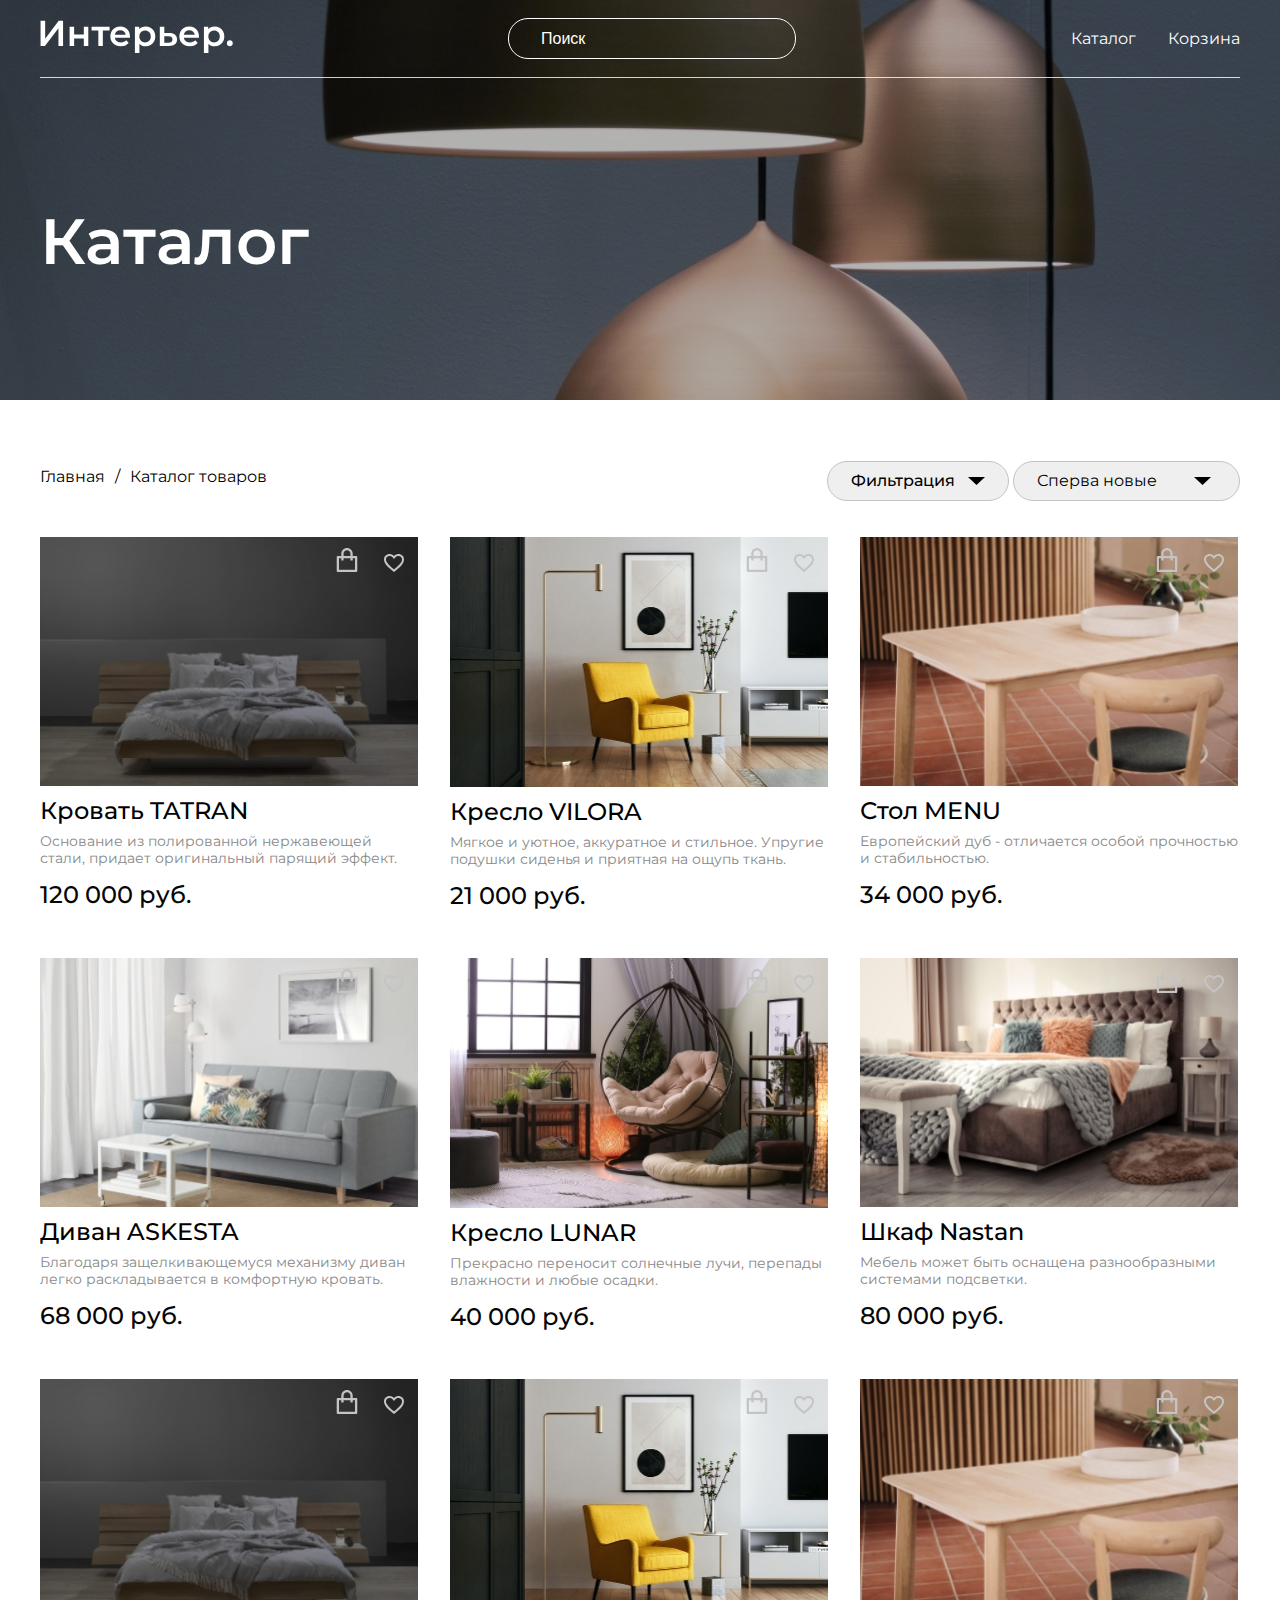
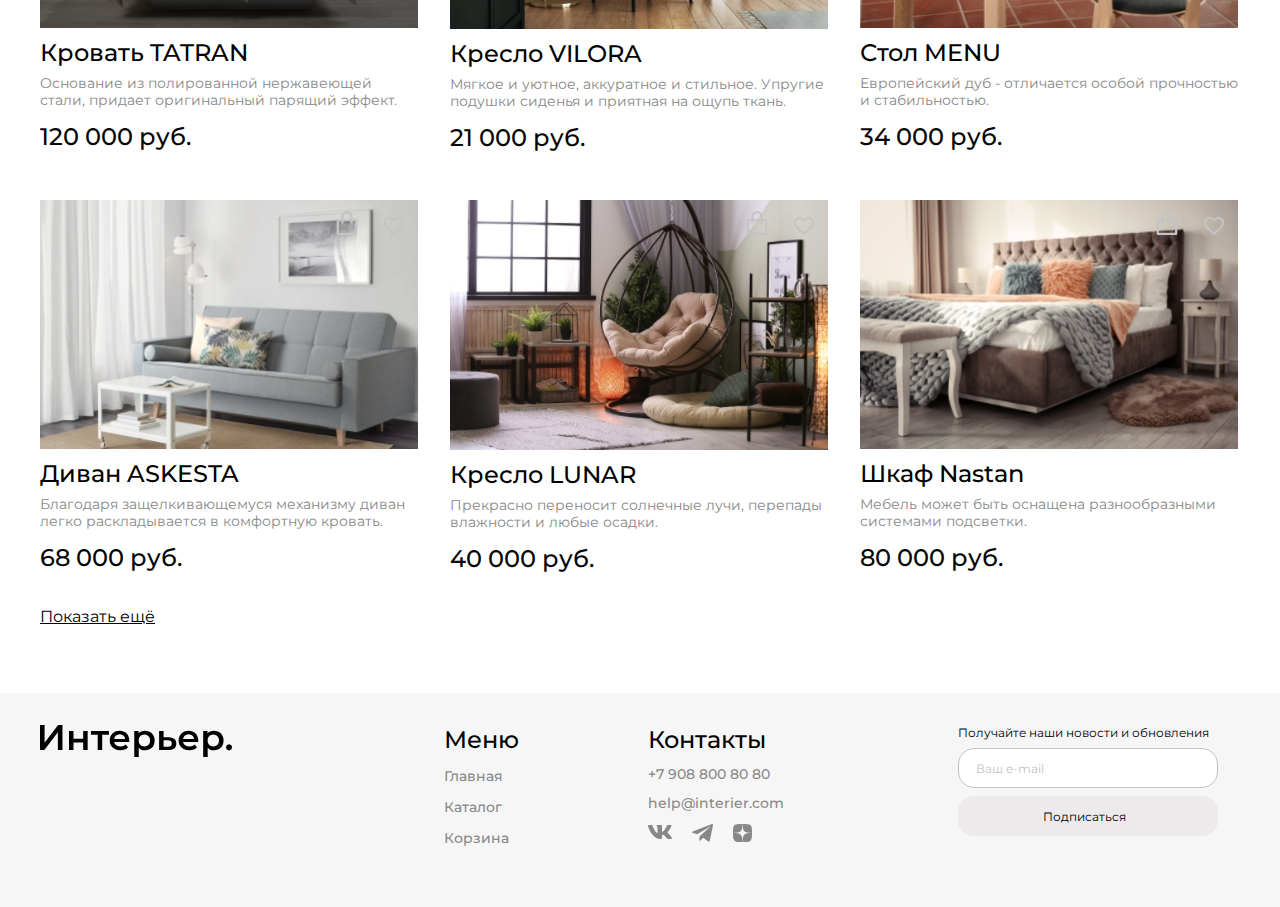
<file: catalog.html>
<!DOCTYPE html>
<html lang="en">
<head>
    <meta charset="UTF-8">
    <meta name="viewport" content="width=device-width, initial-scale=1.0">
    <title>Document</title>
    <link rel="preconnect" href="https://fonts.googleapis.com">
    <link rel="preconnect" href="https://fonts.gstatic.com" crossorigin>
    <link href="https://fonts.googleapis.com/css2?family=Montserrat:ital,wght@0,100..900;1,100..900&display=swap" rel="stylesheet">
    <link rel="stylesheet" href="style.css">
</head>
<body class="body">
    <section class="top-catalog center">
        <header class="header">
            <a href="index.html"><img class="header__logo" src="img/logo.svg" alt="Логотип"></a>
            <input placeholder="Поиск" class="header__input" type="text">
            <nav class="header__nav">
                <a class="header__link" href="catalog.html">Каталог</a>
                <a class="header__link" href="basket.html">Корзина</a>
            </nav>
            <div class="header__menu-mobile">
                <a href="#"><svg class="header__icon-mobile" width="15.366211" height="15.360107" viewBox="0 0 15.3662 15.3601" fill="none" xmlns="http://www.w3.org/2000/svg" xmlns:xlink="http://www.w3.org/1999/xlink">
                    <desc>
                            Created with Pixso.
                    </desc>
                    <defs/>
                    <path id="Vector1" d="M11.53 10.41C12.52 9.14 12.99 7.54 12.84 5.93C12.68 4.33 11.93 2.84 10.72 1.78C9.51 0.71 7.94 0.15 6.33 0.2C4.72 0.25 3.19 0.91 2.05 2.05C0.91 3.19 0.25 4.72 0.2 6.33C0.15 7.94 0.71 9.51 1.78 10.72C2.85 11.93 4.33 12.68 5.94 12.83C7.54 12.99 9.14 12.52 10.42 11.53L10.45 11.56L13.81 14.92C13.88 15 13.97 15.05 14.07 15.09C14.16 15.13 14.27 15.16 14.37 15.16C14.47 15.16 14.58 15.13 14.67 15.09C14.77 15.05 14.86 15 14.93 14.92C15 14.85 15.06 14.76 15.1 14.67C15.14 14.57 15.16 14.47 15.16 14.36C15.16 14.26 15.14 14.16 15.1 14.06C15.06 13.96 15 13.88 14.93 13.8L11.57 10.44C11.56 10.43 11.55 10.42 11.53 10.41ZM9.89 3.17C10.34 3.61 10.69 4.13 10.94 4.71C11.18 5.29 11.31 5.91 11.31 6.53C11.31 7.16 11.19 7.78 10.95 8.36C10.71 8.94 10.36 9.47 9.92 9.91C9.47 10.36 8.95 10.71 8.37 10.95C7.79 11.18 7.17 11.31 6.54 11.3C5.91 11.3 5.29 11.17 4.72 10.93C4.14 10.69 3.61 10.33 3.17 9.88C2.29 8.99 1.8 7.79 1.81 6.53C1.81 5.28 2.31 4.08 3.2 3.19C4.09 2.31 5.29 1.81 6.54 1.8C7.79 1.8 9 2.29 9.89 3.17Z" fill="#FFFFFF" fill-opacity="1.000000" fill-rule="evenodd"/>
                    <path id="Vector2" d="M13.04 7.14Q13.09 6.54 13.03 5.92Q12.98 5.3 12.81 4.71Q12.63 4.12 12.35 3.56Q12.07 3.01 11.69 2.53Q11.32 2.04 10.85 1.63Q10.38 1.22 9.86 0.91Q9.33 0.59 8.75 0.38Q8.16 0.17 7.55 0.07Q6.95 -0.02 6.33 0Q5.7 0.02 5.11 0.15Q4.51 0.28 3.94 0.53Q3.37 0.78 2.86 1.12Q2.35 1.47 1.91 1.91Q1.47 2.35 1.13 2.85Q0.78 3.36 0.53 3.93Q0.29 4.5 0.15 5.1Q0.02 5.7 0 6.32Q-0.02 6.95 0.07 7.55Q0.17 8.16 0.38 8.74Q0.59 9.33 0.9 9.86Q1.22 10.38 1.63 10.85Q2.04 11.32 2.53 11.69Q3.01 12.07 3.57 12.35Q4.12 12.63 4.71 12.81Q5.3 12.98 5.92 13.03Q6.54 13.09 7.15 13.03Q7.76 12.98 8.36 12.8Q8.96 12.63 9.5 12.35Q9.97 12.11 10.4 11.79L13.67 15.06Q13.74 15.13 13.82 15.19Q13.9 15.24 13.99 15.28Q14.08 15.32 14.18 15.34Q14.27 15.36 14.37 15.36Q14.47 15.36 14.56 15.34Q14.66 15.32 14.75 15.28Q14.84 15.24 14.92 15.19Q15 15.13 15.07 15.06Q15.14 14.99 15.19 14.91Q15.25 14.83 15.29 14.74Q15.32 14.65 15.34 14.56Q15.36 14.46 15.36 14.36Q15.36 14.26 15.34 14.17Q15.32 14.07 15.29 13.98Q15.25 13.89 15.19 13.81Q15.14 13.73 15.07 13.66L11.8 10.39Q12.11 9.96 12.35 9.5Q12.63 8.95 12.8 8.35Q12.98 7.75 13.04 7.14ZM11.53 10.41C12.52 9.14 12.99 7.54 12.84 5.93C12.68 4.33 11.93 2.84 10.72 1.78C9.51 0.71 7.94 0.15 6.33 0.2C4.72 0.25 3.19 0.91 2.05 2.05C0.91 3.19 0.25 4.72 0.2 6.33C0.15 7.94 0.71 9.51 1.78 10.72C2.85 11.93 4.33 12.68 5.94 12.83C7.54 12.99 9.14 12.52 10.42 11.53L10.45 11.56L13.81 14.92C13.88 15 13.97 15.05 14.07 15.09C14.16 15.13 14.27 15.16 14.37 15.16C14.47 15.16 14.58 15.13 14.67 15.09C14.77 15.05 14.86 15 14.93 14.92C15 14.85 15.06 14.76 15.1 14.67C15.14 14.57 15.16 14.47 15.16 14.36C15.16 14.26 15.14 14.16 15.1 14.06C15.06 13.96 15 13.88 14.93 13.8L11.57 10.44C11.56 10.43 11.55 10.42 11.53 10.41ZM9.89 3.17C10.34 3.61 10.69 4.13 10.94 4.71C11.18 5.29 11.31 5.91 11.31 6.53C11.31 7.16 11.19 7.78 10.95 8.36C10.71 8.94 10.36 9.47 9.92 9.91C9.47 10.36 8.95 10.71 8.37 10.95C7.79 11.18 7.17 11.31 6.54 11.3C5.91 11.3 5.29 11.17 4.72 10.93C4.14 10.69 3.61 10.33 3.17 9.88C2.29 8.99 1.8 7.79 1.81 6.53C1.81 5.28 2.31 4.08 3.2 3.19C4.09 2.31 5.29 1.81 6.54 1.8C7.79 1.8 9 2.29 9.89 3.17ZM10.33 4Q10.58 4.37 10.75 4.79Q10.93 5.21 11.02 5.64Q11.11 6.08 11.11 6.54Q11.11 6.99 11.03 7.43Q10.94 7.87 10.77 8.29Q10.59 8.71 10.35 9.08Q10.1 9.45 9.78 9.77Q9.46 10.09 9.08 10.34Q8.71 10.59 8.29 10.76Q7.87 10.93 7.43 11.02Q7 11.11 6.54 11.1Q6.09 11.1 5.65 11.01Q5.21 10.92 4.79 10.75Q4.37 10.57 4 10.32Q3.64 10.07 3.32 9.74Q3 9.42 2.76 9.05Q2.52 8.69 2.35 8.27Q2.18 7.85 2.09 7.42Q2.01 6.99 2.01 6.54Q2.01 6.08 2.1 5.65Q2.19 5.22 2.36 4.8Q2.53 4.39 2.78 4.02Q3.02 3.65 3.34 3.34Q3.66 3.02 4.03 2.77Q4.39 2.53 4.81 2.35Q5.23 2.18 5.66 2.09Q6.09 2.01 6.54 2Q6.99 2 7.42 2.09Q7.86 2.17 8.28 2.34Q8.69 2.51 9.06 2.75Q9.43 2.99 9.75 3.31Q10.07 3.63 10.33 4Z" fill="#FFFFFF" fill-opacity="1.000000" fill-rule="evenodd"/>
                </svg>
                </a>
                <a href="catalog.html"><svg class="header__icon-mobile" width="19.199463" height="19.199951" viewBox="0 0 19.1995 19.2" fill="none" xmlns="http://www.w3.org/2000/svg" xmlns:xlink="http://www.w3.org/1999/xlink">
                    <desc>
                            Created with Pixso.
                    </desc>
                    <defs/>
                    <rect id="Rectangle46" width="4.571429" height="4.571429" fill="#FFFFFF" fill-opacity="1.000000"/>
                    <rect id="Rectangle41" y="7.314209" width="4.571429" height="4.571429" fill="#FFFFFF" fill-opacity="1.000000"/>
                    <rect id="Rectangle47" y="14.628540" width="4.571429" height="4.571428" fill="#FFFFFF" fill-opacity="1.000000"/>
                    <rect id="Rectangle48" x="7.313477" y="7.314209" width="4.571429" height="4.571429" fill="#FFFFFF" fill-opacity="1.000000"/>
                    <rect id="Rectangle45" x="7.313477" y="14.628540" width="4.571429" height="4.571428" fill="#FFFFFF" fill-opacity="1.000000"/>
                    <rect id="Rectangle49" x="7.313477" width="4.571429" height="4.571429" fill="#FFFFFF" fill-opacity="1.000000"/>
                    <rect id="Rectangle42" x="14.627930" y="7.314209" width="4.571428" height="4.571429" fill="#FFFFFF" fill-opacity="1.000000"/>
                    <rect id="Rectangle44" x="14.627930" y="14.628540" width="4.571428" height="4.571428" fill="#FFFFFF" fill-opacity="1.000000"/>
                    <rect id="Rectangle43" x="14.627930" width="4.571428" height="4.571429" fill="#FFFFFF" fill-opacity="1.000000"/>
                </svg>
                </a>
                <a href="basket.html"><svg class="header__icon-mobile" width="18.717285" height="16.666626" viewBox="0 0 18.7173 16.6666" fill="none" xmlns="http://www.w3.org/2000/svg" xmlns:xlink="http://www.w3.org/1999/xlink">
                    <desc>
                            Created with Pixso.
                    </desc>
                    <defs/>
                    <path id="Vector3" d="M11.45 16.66C12.01 16.66 12.54 16.44 12.93 16.05C13.32 15.66 13.54 15.13 13.54 14.58C13.54 14.03 13.32 13.5 12.93 13.11C12.54 12.71 12.01 12.5 11.45 12.5C10.9 12.5 10.37 12.71 9.98 13.11C9.59 13.5 9.37 14.03 9.37 14.58C9.37 15.13 9.59 15.66 9.98 16.05C10.37 16.44 10.9 16.66 11.45 16.66ZM4.16 16.66C4.71 16.66 5.24 16.44 5.63 16.05C6.03 15.66 6.24 15.13 6.24 14.58C6.24 14.03 6.03 13.5 5.63 13.11C5.24 12.71 4.71 12.5 4.16 12.5C3.61 12.5 3.08 12.71 2.69 13.11C2.3 13.5 2.08 14.03 2.08 14.58C2.08 15.13 2.3 15.66 2.69 16.05C3.08 16.44 3.61 16.66 4.16 16.66ZM17.74 2C18 1.99 18.25 1.88 18.43 1.69C18.61 1.51 18.71 1.26 18.71 1C18.71 0.74 18.61 0.49 18.43 0.3C18.25 0.11 18 0 17.74 0L16.54 0C15.6 0 14.79 0.65 14.59 1.56L13.28 7.44C13.08 8.36 12.27 9.01 11.33 9.01L3.5 9.01L2 3L11.73 3C11.99 2.99 12.23 2.88 12.41 2.69C12.59 2.5 12.69 2.26 12.69 2C12.69 1.74 12.59 1.49 12.41 1.31C12.23 1.12 11.99 1.01 11.73 1L2 1C1.69 1 1.39 1.07 1.12 1.2C0.85 1.33 0.61 1.53 0.42 1.77C0.23 2.01 0.1 2.29 0.04 2.58C-0.02 2.88 -0.02 3.19 0.06 3.49L1.56 9.5C1.67 9.93 1.92 10.31 2.27 10.59C2.62 10.86 3.05 11.01 3.5 11.01L11.33 11.01C12.24 11.01 13.12 10.7 13.83 10.13C14.54 9.56 15.04 8.77 15.24 7.88L16.54 2L17.74 2Z" fill="#FFFFFF" fill-opacity="1.000000" fill-rule="nonzero"/>
                </svg>
                </a>
            </div>
        </header>
        <div class="top-catalog__heading">Каталог</div>
    </section>

    <section class="catalog center">
        <div class="catalog__menu">
            <nav class="catalog__nav">
                <a class="catalog__link" href="index.html">Главная</a>
                <span class="catalog__span">/</span>
                <a class="catalog__link" href="catalog.html">Каталог товаров</a>
            </nav>
            <div class="catalog__select">
                <select class="catalog__select1" name="filter" id="filter-select">
                    <option value="">Фильтрация</option>
                </select>
                <select  class="catalog__select2" name="order" id="order-select">
                    <option class="catalog__option" value="">Сперва новые</option>
                    <option class="catalog__option" value="">По популярности</option>
                </select>
                <form class="filter-form" id="filter-form" action="#" method="get">
                    <div class="filter-flex">
                        <div class="filter-form__content">
                            <div class="filter-form__content_left">
                                <fieldset class="filter-form__fieldset">
                                    <legend class="filter-form__legend1">Сроки доставки</legend>
                                    <div class="radio-box">
                                        <div class="radio">
                                            <input class="radio__input" id="any" type="radio" name="delivery-time" value="any" checked>
                                            <label class="radio__label" for="any">Неважно</label>
                                        </div>
                                        <div class="radio">
                                            <input class="radio__input" id="today" type="radio" name="delivery-time" value="today">
                                            <label class="radio__label" for="today">Сегодня</label>
                                        </div>
                                        <div class="radio">
                                            <input class="radio__input" id="tomorrow" type="radio" name="delivery-time" value="tomorrow">
                                            <label class="radio__label" for="tomorrow">Завтра</label>
                                        </div>
                                        <div class="radio">
                                            <input class="radio__input" id="3day" type="radio" name="delivery-time" value="3day">
                                            <label class="radio__label" for="3day">До 3 дней</label>
                                        </div>
                                        <div class="radio">
                                            <input class="radio__input" id="7day" type="radio" name="delivery-time" value="7day">
                                            <label class="radio__label" for="7day">До 7 дней</label>
                                        </div>
                                    </div>
                                </fieldset>
                                <fieldset class="filter-form__fieldset">
                                    <legend class="filter-form__legend2">Цена</legend>
                                    <div class="range-bar">
                                        <label class="range-bar__label">от 0 руб.<span class="range-bar__span"></span>до 100000 руб.</label>
                                        <div class="range">
                                            <input class="range__input range__input_min" type="range" min="1" max="100000" value="1">
                                            <input class="range__input range__input_max" type="range" min="1" max="100000" value="100000">
                                        </div>
                                    </div>
                                </fieldset>
                                <fieldset class="filter-form__fieldset">
                                    <legend class="filter-form__legend3">Цвет</legend>
                                    <div class="color-options">
                                        <div class="color-options__top">
                                            <div class="checkbox color-options__checkbox">
                                                <input class="checkbox__input" type="checkbox" id="color-white">
                                                <label class="checkbox__label checkbox__label_white" for="color-white"></label>
                                            </div>
                                            <div class="checkbox color-options__checkbox">
                                                <input class="checkbox__input_black" type="checkbox" id="color-black">
                                                <label class="checkbox__label checkbox__label_black" for="color-black"></label>
                                            </div>
                                            <div class="checkbox color-options__checkbox">
                                                <input class="checkbox__input" type="checkbox" id="color-grey">
                                                <label class="checkbox__label checkbox__label_grey" for="color-grey"></label>
                                            </div>
                                            <div class="checkbox color-options__checkbox">
                                                <input class="checkbox__input" type="checkbox" id="color-red">
                                                <label class="checkbox__label checkbox__label_red" for="color-red"></label>
                                            </div>
                                            <div class="checkbox color-options__checkbox">
                                                <input class="checkbox__input" type="checkbox" id="color-orange">
                                                <label class="checkbox__label checkbox__label_orange" for="color-orange"></label>
                                            </div>
                                            <div class="checkbox color-options__checkbox">
                                                <input class="checkbox__input" type="checkbox" id="color-yellow">
                                                <label class="checkbox__label checkbox__label_yellow" for="color-yellow"></label>
                                            </div>
                                            <div class="checkbox color-options__checkbox">
                                                <input class="checkbox__input" type="checkbox" id="color-green">
                                                <label class="checkbox__label checkbox__label_green" for="color-green"></label>
                                            </div>
                                        </div>
                                       <div class="color-options__bottom">
                                            <div class="checkbox color-options__checkbox">
                                                <input class="checkbox__input" type="checkbox" id="color-lightgreen">
                                                <label class="checkbox__label checkbox__label_lightgreen" for="color-lightgreen"></label>
                                            </div>
                                            <div class="checkbox color-options__checkbox">
                                                <input class="checkbox__input" type="checkbox" id="color-azure">
                                                <label class="checkbox__label checkbox__label_azure" for="color-azure"></label>
                                            </div>
                                            <div class="checkbox color-options__checkbox">
                                                <input class="checkbox__input" type="checkbox" id="color-blue">
                                                <label class="checkbox__label checkbox__label_blue" for="color-blue"></label>
                                            </div>
                                            <div class="checkbox color-options__checkbox">
                                                <input class="checkbox__input" type="checkbox" id="color-violet">
                                                <label class="checkbox__label checkbox__label_violet" for="color-violet"></label>
                                            </div>
                                            <div class="checkbox color-options__checkbox">
                                                <input class="checkbox__input" type="checkbox" id="color-pink">
                                                <label class="checkbox__label checkbox__label_pink" for="color-pink"></label>
                                            </div>
                                            <div class="checkbox color-options__checkbox">
                                                <input class="checkbox__input" type="checkbox" id="color-lightpink">
                                                <label class="checkbox__label checkbox__label_lightpink" for="color-lightpink"></label>
                                            </div>
                                            <div class="checkbox color-options__checkbox">
                                                <input class="checkbox__input" type="checkbox" id="color-darkpink">
                                                <label class="checkbox__label checkbox__label_darkpink" for="color-darkpink"></label>
                                            </div>
                                       </div>
                                    </div>
                                </fieldset>
                            </div>
                            <div class="filter-form__content_right">
                                <fieldset class="filter-form__fieldset">
                                    <legend class="filter-form__legend4">Тип комнаты</legend>
                                    <div class="room-type">
                                        <div class="checkbox">
                                            <input type="checkbox" class="checkbox__input" id="kitchen-dining" name="room-type" value="kitchen-dining" checked>
                                            <label for="kitchen-dining" class="checkbox__label_type">Кухня и столовая</label>
                                        </div>
                                        <div class="checkbox">
                                            <input type="checkbox" class="checkbox__input" id="bathroom" name="room-type" value="bathroom">
                                            <label for="bathroom" class="checkbox__label_type">Ванная комната</label>
                                        </div>
                                        <div class="checkbox">
                                            <input type="checkbox" class="checkbox__input" id="children" name="room-type" value="children">
                                            <label for="children" class="checkbox__label_type">Детская комната</label>
                                        </div>
                                        <div class="checkbox">
                                            <input type="checkbox" class="checkbox__input" id="home-office" name="room-type" value="home-office">
                                            <label for="home-office" class="checkbox__label_type">Домашний офис</label>
                                        </div>
                                        <div class="checkbox">
                                            <input type="checkbox" class="checkbox__input" id="livingroom" name="room-type" value="livingroom">
                                            <label for="livingroom" class="checkbox__label_type">Гостиная</label>
                                        </div>
                                        <div class="checkbox">
                                            <input type="checkbox" class="checkbox__input" id="hallway" name="room-type" value="hallway">
                                            <label for="hallway" class="checkbox__label_type">Прихожая</label>
                                        </div>
                                        <div class="checkbox">
                                            <input type="checkbox" class="checkbox__input" id="bedroom" name="room-type" value="bedroom">
                                            <label for="bedroom" class="checkbox__label_type">Спальня</label>
                                        </div>
                                        <div class="checkbox">
                                            <input type="checkbox" class="checkbox__input" id="wardrobe" name="room type" value="wardrobe">
                                            <label for="wardrobe" class="checkbox__label_type">Гардероб</label>
                                        </div>
                                        <div class="checkbox">
                                            <input type="checkbox" class="checkbox__input" id="dacha" name="room-type" value="dacha">
                                            <label for="dacha" class="checkbox__label_type">Дача</label>
                                        </div>
                                        <div class="checkbox">
                                            <input type="checkbox" class="checkbox__input" id="light" name="room-type" value="light">
                                            <label for="light" class="checkbox__label_type">Свет</label>
                                        </div>
                                    </div>
                                </fieldset>
                                <button class="filter-form__button">Применить</button>
                            </div>
                        </div>
                    </div>
                </form>
            </div>
        </div>

        <div class="product-window">
            <div class="product-window__box">
                <article class="product">
                    <img class="product__img" src="img/imgcatalog/product1.jpeg" alt="bed">
                    <div class="product__labels">
                        <img class="product__absolute1" src="img/Absolute1.svg" alt="basket">
                        <img class="product__absolute2" src="img/Absolute2.svg" alt="deferred">
                    </div>
                    <h3 class="product__head">Кровать TATRAN</h3>
                    <p class="product__description">Основание из полированной нержавеющей стали, придает оригинальный парящий эффект.</p>
                    <p class="product__price">120 000 руб.</p>
                </article>
                <article class="product">
                    <img class="product__img" src="img/imgcatalog/product2.jpeg" alt="chair">
                    <div class="product__labels">
                        <img class="product__absolute1" src="img/Absolute1.svg" alt="basket">
                        <img class="product__absolute2" src="img/Absolute2.svg" alt="deferred">
                    </div>
                    <h3 class="product__head">Кресло VILORA</h3>
                    <p class="product__description">Мягкое и уютное, аккуратное и стильное. Упругие подушки сиденья и приятная на ощупь ткань.</p>
                    <p class="product__price">21 000 руб.</p>
                </article>
                <article class="product">
                    <img class="product__img" src="img/imgcatalog/product3.jpeg" alt="table">
                    <div class="product__labels">
                        <img class="product__absolute1" src="img/Absolute1.svg" alt="basket">
                        <img class="product__absolute2" src="img/Absolute2.svg" alt="deferred">
                    </div>
                    <h3 class="product__head">Стол MENU</h3>
                    <p class="product__description">Европейский дуб - отличается особой прочностью и стабильностью.</p>
                    <p class="product__price">34 000 руб.</p>
                </article>
                <article class="product">
                    <img class="product__img" src="img/imgcatalog/product4.jpeg" alt="sofa">
                    <div class="product__labels">
                        <img class="product__absolute1" src="img/Absolute1.svg" alt="basket">
                        <img class="product__absolute2" src="img/Absolute2.svg" alt="deferred">
                    </div>
                    <h3 class="product__head">Диван ASKESTA</h3>
                    <p class="product__description">Благодаря защелкивающемуся механизму диван легко раскладывается в комфортную кровать.</p>
                    <p class="product__price">68 000 руб.</p>
                </article>
                <article class="product">
                    <img class="product__img" src="img/imgcatalog/product5.jpeg" alt="bed">
                    <div class="product__labels">
                        <img class="product__absolute1" src="img/Absolute1.svg" alt="basket">
                        <img class="product__absolute2" src="img/Absolute2.svg" alt="deferred">
                    </div>
                    <h3 class="product__head">Кресло LUNAR</h3>
                    <p class="product__description">Прекрасно переносит солнечные лучи, перепады влажности и любые осадки.</p>
                    <p class="product__price">40 000 руб.</p>
                </article>
                <article class="product">
                    <img class="product__img" src="img/bed.jpeg" alt="bed">
                    <div class="product__labels">
                        <img class="product__absolute1" src="img/Absolute1.svg" alt="basket">
                        <img class="product__absolute2" src="img/Absolute2.svg" alt="deferred">
                    </div>
                    <h3 class="product__head">Шкаф Nastan</h3>
                    <p class="product__description">Мебель может быть оснащена разнообразными системами подсветки.</p>
                    <p class="product__price">80 000 руб.</p>
                </article>
                <article class="product">
                    <img class="product__img" src="img/imgcatalog/product1.jpeg" alt="bed">
                    <div class="product__labels">
                        <img class="product__absolute1" src="img/Absolute1.svg" alt="basket">
                        <img class="product__absolute2" src="img/Absolute2.svg" alt="deferred">
                    </div>
                    <h3 class="product__head">Кровать TATRAN</h3>
                    <p class="product__description">Основание из полированной нержавеющей стали, придает оригинальный парящий эффект.</p>
                    <p class="product__price">120 000 руб.</p>
                </article>
                <article class="product">
                    <img class="product__img" src="img/imgcatalog/product2.jpeg" alt="chair">
                    <div class="product__labels">
                        <img class="product__absolute1" src="img/Absolute1.svg" alt="basket">
                        <img class="product__absolute2" src="img/Absolute2.svg" alt="deferred">
                    </div>
                    <h3 class="product__head">Кресло VILORA</h3>
                    <p class="product__description">Мягкое и уютное, аккуратное и стильное. Упругие подушки сиденья и приятная на ощупь ткань.</p>
                    <p class="product__price">21 000 руб.</p>
                </article>
                <article class="product">
                    <img class="product__img" src="img/imgcatalog/product3.jpeg" alt="table">
                    <div class="product__labels">
                        <img class="product__absolute1" src="img/Absolute1.svg" alt="basket">
                        <img class="product__absolute2" src="img/Absolute2.svg" alt="deferred">
                    </div>
                    <h3 class="product__head">Стол MENU</h3>
                    <p class="product__description">Европейский дуб - отличается особой прочностью и стабильностью.</p>
                    <p class="product__price">34 000 руб.</p>
                </article>
                <article class="product">
                    <img class="product__img" src="img/imgcatalog/product4.jpeg" alt="sofa">
                    <div class="product__labels">
                        <img class="product__absolute1" src="img/Absolute1.svg" alt="basket">
                        <img class="product__absolute2" src="img/Absolute2.svg" alt="deferred">
                    </div>
                    <h3 class="product__head">Диван ASKESTA</h3>
                    <p class="product__description">Благодаря защелкивающемуся механизму диван легко раскладывается в комфортную кровать.</p>
                    <p class="product__price">68 000 руб.</p>
                </article>
                <article class="product">
                    <img class="product__img" src="img/imgcatalog/product5.jpeg" alt="bed">
                    <div class="product__labels">
                        <img class="product__absolute1" src="img/Absolute1.svg" alt="basket">
                        <img class="product__absolute2" src="img/Absolute2.svg" alt="deferred">
                    </div>
                    <h3 class="product__head">Кресло LUNAR</h3>
                    <p class="product__description">Прекрасно переносит солнечные лучи, перепады влажности и любые осадки.</p>
                    <p class="product__price">40 000 руб.</p>
                </article>
                <article class="product">
                    <img class="product__img" src="img/bed.jpeg" alt="bed">
                    <div class="product__labels">
                        <img class="product__absolute1" src="img/Absolute1.svg" alt="basket">
                        <img class="product__absolute2" src="img/Absolute2.svg" alt="deferred">
                    </div>
                    <h3 class="product__head">Шкаф Nastan</h3>
                    <p class="product__description">Мебель может быть оснащена разнообразными системами подсветки.</p>
                    <p class="product__price">80 000 руб.</p>
                </article>
            </div>
            <div class="product-window__menu"><a href="#" class="product-window__link">Показать ещё</a></div>
        </div>

    </section>

    <section class="bottom center">
        <footer class="footer">
            <div><a href="index.html"><img class="bottom__logo" src="img/footerlogo.svg" alt="Логотип"></a></div>
            <div class="menu">
                <nav>
                    <h4 class="bottom__menu">Меню</h4>
                    <ul class="menu__list">
                        <li><a href="index.html" class="menu__link">Главная</a></li>
                        <li><a href="catalog.html" class="menu__link">Каталог</a></li>
                        <li><a href="basket.html" class="menu__link">Корзина</a></li>
                    </ul>
                </nav>
            </div>
            <div class="contacts">
                <h4 class="bottom__contacts">Контакты</h4>
                <a class="contacts__link" href="tel:+79088008080">+7 908 800 80 80</a>
                <a class="contacts__link" href="mailto:help@interier.com">help@interier.com</a>
                <div class="contacts__social">
                    <a href="https://example.com"><svg class="contacts__icon" width="24.000504" height="14.000000" viewBox="0 0 24.0005 14" fill="none" xmlns="http://www.w3.org/2000/svg" xmlns:xlink="http://www.w3.org/1999/xlink">
                        <desc>
                                Created with Pixso.
                        </desc>
                        <defs/>
                        <path id="Vector4" d="M23.45 0.94C23.61 0.4 23.45 0 22.65 0L20.03 0C19.36 0 19.05 0.34 18.88 0.72C18.88 0.72 17.55 3.92 15.66 6C15.04 6.6 14.77 6.79 14.43 6.79C14.27 6.79 14.01 6.6 14.01 6.05L14.01 0.94C14.01 0.29 13.83 0 13.27 0L9.15 0C8.73 0 8.48 0.3 8.48 0.59C8.48 1.21 9.42 1.35 9.52 3.1L9.52 6.9C9.52 7.73 9.37 7.88 9.03 7.88C8.14 7.88 5.98 4.67 4.69 1C4.44 0.28 4.19 0 3.52 0L0.9 0C0.15 0 0 0.34 0 0.72C0 1.41 0.88 4.8 4.14 9.28C6.31 12.34 9.37 14 12.15 14C13.82 14 14.02 13.63 14.02 12.99L14.02 10.68C14.02 9.94 14.18 9.8 14.71 9.8C15.1 9.8 15.77 9.99 17.33 11.46C19.11 13.21 19.4 14 20.4 14L23.03 14C23.78 14 24.15 13.63 23.94 12.9C23.7 12.18 22.85 11.12 21.72 9.88C21.11 9.17 20.19 8.4 19.91 8.02C19.52 7.53 19.63 7.31 19.91 6.87C19.91 6.87 23.11 2.45 23.44 0.94L23.45 0.94Z" fill="#888888" fill-opacity="1.000000" fill-rule="evenodd"/>
                    </svg>
                    </a>
                    <a href="https://example.com"><svg class="contacts__icon" width="21.000000" height="17.675659" viewBox="0 0 21 17.6757" fill="none" xmlns="http://www.w3.org/2000/svg" xmlns:xlink="http://www.w3.org/1999/xlink">
                        <desc>
                                Created with Pixso.
                        </desc>
                        <defs/>
                        <path id="Vector5" d="M19.29 0.2L0.69 7.41C-0.06 7.74 -0.32 8.42 0.5 8.78L5.28 10.31L16.82 3.14C17.45 2.69 18.09 2.81 17.54 3.3L7.63 12.32L7.31 16.14C7.6 16.73 8.13 16.73 8.47 16.44L11.21 13.83L15.91 17.37C17 18.02 17.59 17.6 17.83 16.41L20.91 1.74C21.23 0.28 20.68 -0.37 19.29 0.2Z" fill="#888888" fill-opacity="1.000000" fill-rule="nonzero"/>
                    </svg>
                    </a>
                    <a href="https://example.com"><svg class="contacts__icon" width="19.000000" height="18.000000" viewBox="0 0 19 18" fill="none" xmlns="http://www.w3.org/2000/svg" xmlns:xlink="http://www.w3.org/1999/xlink">
                        <desc>
                                Created with Pixso.
                        </desc>
                        <defs/>
                        <path id="Vector6" d="M11.33 10.73C9.83 12.19 9.73 14.01 9.6 18C13.52 18 16.23 17.98 17.62 16.7C18.98 15.37 19 12.68 19 9.09C14.79 9.22 12.87 9.32 11.33 10.73ZM0 9.09C0 12.68 0.01 15.37 1.37 16.7C2.76 17.98 5.47 18 9.39 18C9.26 14.01 9.16 12.19 7.66 10.73C6.12 9.32 4.2 9.21 0 9.09ZM9.39 0C5.48 0 2.76 0.01 1.37 1.29C0.01 2.62 0 5.31 0 8.9C4.2 8.77 6.12 8.67 7.66 7.26C9.16 5.8 9.26 3.98 9.39 0ZM11.33 7.26C9.83 5.8 9.73 3.98 9.6 0C13.52 0 16.23 0.01 17.62 1.29C18.98 2.62 19 5.31 19 8.9C14.79 8.77 12.87 8.67 11.33 7.26Z" fill="#888888" fill-opacity="1.000000" fill-rule="nonzero"/>
                    </svg>
                    </a>
                </div>
            </div>   
            <form class="news" action="#">
                <p class="bottom__news">Получайте наши новости и обновления</p> 
                <input placeholder="Ваш e-mail" class="news__input" type="text">
                <button class="news__button" type="submit">Подписаться</button>
            </form>
        </footer>
    </section>

    <script>
        document.getElementById('filter-select').addEventListener('mousedown', function(event) {
            event.preventDefault(); 
        });
        const selectElement = document.getElementById('filter-select');
        const filterForm = document.getElementById('filter-form');

        filterForm.style.display = 'none';
    
        selectElement.addEventListener('click', function() {
            if (filterForm.style.display === 'block') {
                filterForm.style.display = 'none'; 
            } else {
                filterForm.style.display = 'block';
            }
        });
    </script>
</body>
</html>
</file>
<file: style.css>
@charset "UTF-8";
* {
  margin: 0;
  padding: 0;
}

body {
  font-family: "Montserrat", sans-serif;
}

.center {
  padding-left: calc(50% - 600px);
  padding-right: calc(50% - 600px);
}

.top {
  height: 735px;
  background-image: url(img/headerback.jpeg);
  background-repeat: no-repeat;
  background-size: cover;
}

.header {
  height: 77px;
  display: flex;
  flex-wrap: wrap;
  justify-content: space-between;
  align-items: center;
  border-bottom: 0.5px solid rgba(255, 255, 255, 0.8);
}
.header__input {
  height: 41px;
  width: 288px;
  box-sizing: border-box;
  border: 1px solid rgb(255, 255, 255);
  border-radius: 20px;
  background-color: transparent;
  outline: none;
  font-size: 16px;
  font-weight: 400;
  line-height: 20px;
  letter-spacing: 0%;
  text-align: left;
  color: rgb(255, 255, 255);
  padding-left: 32px;
  padding-right: 32px;
  box-sizing: border-box;
}
.header__input::-moz-placeholder {
  color: rgb(255, 255, 255);
}
.header__input::placeholder {
  color: rgb(255, 255, 255);
}
.header__link {
  font-size: 16px;
  font-weight: 400;
  line-height: 20px;
  letter-spacing: 0%;
  text-align: left;
  color: rgb(255, 255, 255);
  text-decoration: none;
}
.header__nav {
  display: flex;
  gap: 32px;
}
.header__menu-mobile {
  display: none;
}
.header__icon-mobile {
  transition: all 1s;
}
.header__icon-mobile:hover {
  transform: scale(1.2);
}

.section__heading {
  color: rgb(255, 255, 255);
  font-size: 64px;
  font-weight: 600;
  line-height: 70px;
  letter-spacing: 0%;
  text-align: left;
  margin-top: 64px;
  margin-bottom: 16px;
}
.section__paragraph {
  color: rgb(255, 255, 255);
  font-size: 24px;
  font-weight: 400;
  line-height: 32px;
  letter-spacing: 0%;
  text-align: left;
  margin-bottom: 16px;
}
.section__link {
  color: rgb(255, 255, 255);
  font-size: 16px;
  font-weight: 400;
  line-height: 24px;
  letter-spacing: 0%;
  text-align: left;
  text-decoration-line: underline;
  text-decoration: none;
}

.for-box__heading {
  color: rgb(0, 0, 0);
  font-size: 48px;
  font-weight: 600;
  line-height: 59px;
  letter-spacing: 0%;
  padding-top: 64px;
}

.for {
  display: grid;
  gap: 32px;
  grid-template-columns: repeat(12, 1fr);
  margin-top: 32px;
}
.for__item {
  height: 415px;
  grid-column: span 4;
  color: rgb(255, 255, 255);
  font-size: 34px;
  font-weight: 600;
  line-height: 41px;
  letter-spacing: 0%;
  text-align: center;
  display: flex;
  align-items: center;
  justify-content: center;
}
.for__item_big {
  grid-column: span 6;
}
.for__item_1 {
  background-image: url(img/for-1.jpeg);
  background-repeat: no-repeat;
}
.for__item_2 {
  background-image: url(img/for-2.jpeg);
  background-repeat: no-repeat;
}
.for__item_3 {
  background-image: url(img/for-3.jpeg);
  background-repeat: no-repeat;
}
.for__item_4 {
  background-image: url(img/for-4.jpeg);
  background-repeat: no-repeat;
}
.for__item_5 {
  background-image: url(img/for-5.jpeg);
  background-repeat: no-repeat;
}

.section2__specialheading {
  color: rgb(0, 0, 0);
  font-size: 48px;
  font-weight: 600;
  line-height: 59px;
  letter-spacing: 0%;
  text-align: left;
  margin-top: 64px;
  margin-bottom: 32px;
}
.section2__specialcontent {
  display: flex;
  gap: 32px;
  flex-wrap: wrap;
}
.section2__box-price {
  display: flex;
  gap: 32px;
}

.specialproduct:hover {
  transform: scale(1.1);
}

.specialproduct {
  width: 378px;
  display: flex;
  flex-direction: column;
  position: relative;
  transition: all 0.2s;
}
.specialproduct__img {
  width: 100%;
  background: rgb(196, 196, 196);
}
.specialproduct__labels {
  display: flex;
  gap: 23px;
  position: absolute;
  right: 12px;
  top: 11px;
}
.specialproduct__absolute1 {
  width: 24px;
  height: 24px;
  transition: all 1s;
}
.specialproduct__absolute2 {
  width: 24px;
  height: 24px;
  padding-top: 3px;
  padding-bottom: 3px;
  transition: all 1s;
}
.specialproduct__absolute1:hover {
  transform: scale(1.2);
  cursor: pointer;
}
.specialproduct__absolute2:hover {
  transform: scale(1.2);
  cursor: pointer;
}
.specialproduct__head {
  color: rgb(0, 0, 0);
  font-size: 24px;
  font-weight: 500;
  line-height: 29px;
  letter-spacing: 0%;
  text-align: left;
  margin-top: 10px;
  margin-bottom: 9px;
}
.specialproduct__description {
  color: rgb(136, 136, 136);
  font-size: 14px;
  font-weight: 400;
  line-height: 17px;
  letter-spacing: 0%;
  text-align: left;
  margin-bottom: 12px;
}
.specialproduct__sale {
  color: rgb(5, 5, 5);
  font-size: 24px;
  font-weight: 500;
  line-height: 29px;
  letter-spacing: 0%;
  text-align: left;
}
.specialproduct__price {
  color: rgb(136, 136, 136);
  font-size: 24px;
  font-weight: 500;
  line-height: 29px;
  letter-spacing: 0%;
  text-align: left;
  text-decoration-line: line-through;
}

.show__heading {
  color: rgb(0, 0, 0);
  font-size: 48px;
  font-weight: 600;
  line-height: 59px;
  letter-spacing: 0%;
  text-align: left;
  margin-top: 72px;
  margin-bottom: 32px;
}
.show__indent {
  margin-top: 39px;
  margin-bottom: 64px;
}
.show__link {
  color: rgb(0, 0, 0);
  font-size: 16px;
  font-weight: 400;
  line-height: 24px;
  letter-spacing: 0%;
  text-align: left;
  text-decoration-line: underline;
}
.show__link:hover {
  color: rgb(136, 136, 136);
  text-decoration: none;
}

.product-box {
  display: flex;
  flex-wrap: wrap;
  row-gap: 56px;
  -moz-column-gap: 32px;
       column-gap: 32px;
}

.product:hover {
  transform: scale(1.1);
}

.product {
  width: 378px;
  position: relative;
  transition: all 0.2s;
}
.product__img {
  background: rgb(196, 196, 196);
}
.product__labels {
  display: flex;
  gap: 23px;
  position: absolute;
  right: 12px;
  top: 11px;
}
.product__absolute1 {
  width: 24px;
  height: 24px;
  transition: all 1s;
}
.product__absolute2 {
  width: 24px;
  height: 24px;
  padding-top: 3px;
  padding-bottom: 3px;
  transition: all 1s;
}
.product__absolute1:hover {
  transform: scale(1.2);
  cursor: pointer;
}
.product__absolute2:hover {
  transform: scale(1.2);
  cursor: pointer;
}
.product__head {
  color: rgb(0, 0, 0);
  font-size: 24px;
  font-weight: 500;
  line-height: 29px;
  letter-spacing: 0%;
  text-align: left;
  margin-top: 10px;
  margin-bottom: 8px;
}
.product__description {
  color: rgb(136, 136, 136);
  font-size: 14px;
  font-weight: 400;
  line-height: 17px;
  letter-spacing: 0%;
  text-align: left;
  margin-bottom: 13px;
}
.product__price {
  color: rgb(5, 5, 5);
  font-size: 24px;
  font-weight: 500;
  line-height: 29px;
  letter-spacing: 0%;
  text-align: left;
}

.footer {
  display: flex;
  padding-top: 32px;
  padding-bottom: 60px;
  flex-wrap: wrap;
}

.bottom {
  background: rgb(247, 246, 246);
}
.bottom__logo {
  color: rgb(0, 0, 0);
  font-size: 36px;
  font-weight: 600;
  line-height: 44px;
  letter-spacing: 0%;
  text-align: left;
  padding-right: 212px;
}
.bottom__menu {
  color: rgb(0, 0, 0);
  font-size: 24px;
  font-weight: 500;
  line-height: 29px;
  letter-spacing: 0%;
  text-align: left;
  padding-bottom: 12px;
}
.bottom__contacts {
  color: rgb(0, 0, 0);
  font-size: 24px;
  font-weight: 500;
  line-height: 29px;
  letter-spacing: 0%;
  text-align: left;
  padding-right: 192px;
}
.bottom__news {
  color: rgb(0, 0, 0);
  font-size: 12px;
  font-weight: 400;
  line-height: 15px;
  letter-spacing: 0%;
  text-align: left;
}

.menu {
  padding-right: 129px;
}
.menu__link {
  color: rgb(136, 136, 136);
  font-size: 14px;
  font-weight: 500;
  line-height: 17px;
  letter-spacing: 0%;
  text-align: left;
  text-decoration: none;
}
.menu__list {
  display: flex;
  flex-direction: column;
  gap: 12px;
  list-style: none;
}

.contacts {
  display: flex;
  flex-direction: column;
  gap: 12px;
}
.contacts__link {
  color: rgb(136, 136, 136);
  font-size: 14px;
  font-weight: 500;
  line-height: 17px;
  letter-spacing: 0%;
  text-align: left;
  text-decoration: none;
}
.contacts__social {
  display: flex;
  gap: 20px;
}
.contacts__icon:hover path {
  fill: black;
}
.contacts__icon {
  transition: all 1s;
}
.contacts__icon path {
  transition: all 1s;
}
.contacts__icon:hover {
  transform: scale(1.2);
}

.news {
  display: flex;
  flex-direction: column;
  gap: 8px;
}
.news__input {
  width: 260px;
  height: 40px;
  box-sizing: border-box;
  border: 1px solid rgb(196, 196, 196);
  border-radius: 16px;
  color: rgb(196, 196, 196);
  font-family: Montserrat;
  font-size: 12px;
  font-weight: 400;
  line-height: 15px;
  letter-spacing: 0%;
  text-align: left;
  padding-left: 17px;
  padding-right: 17px;
  box-sizing: border-box;
  outline: none;
}
.news__input::-moz-placeholder {
  color: rgb(196, 196, 196);
}
.news__input::placeholder {
  color: rgb(196, 196, 196);
}
.news__button {
  width: 260px;
  height: 40px;
  border-radius: 16px;
  background: rgba(222, 215, 215, 0.41);
  color: rgb(0, 0, 0);
  font-family: Montserrat;
  font-size: 12px;
  font-weight: 400;
  line-height: 15px;
  letter-spacing: 0%;
  text-align: left;
  padding-left: 85px;
  padding-right: 85px;
  border: none;
}
.news__button:hover {
  background: rgb(0, 0, 0);
  color: rgb(255, 255, 255);
}
.news__button {
  transition: all 1s;
}

.header__link:hover,
.menu__link:hover,
.contacts__link:hover,
.section__link:hover,
.menu__link:hover {
  text-decoration: underline;
}

.top-basket {
  height: 400px;
  background-image: url(img/imgbasket/baskettop.jpeg);
  background-repeat: no-repeat;
  background-size: cover;
}

.top-basket__heding {
  color: rgb(255, 255, 255);
  font-size: 64px;
  font-weight: 600;
  line-height: 70px;
  letter-spacing: 0%;
  text-align: left;
  margin-top: 127px;
}

.basket {
  display: grid;
  grid-template-columns: repeat(12, 1fr);
  gap: 32px;
  margin-top: 64px;
}
.basket__name-box {
  display: flex;
  justify-content: space-between;
  padding-bottom: 14px;
  color: rgb(0, 0, 0);
  font-size: 16px;
  font-weight: 400;
  line-height: 20px;
  letter-spacing: 0px;
  text-align: left;
}
.basket__item {
  border-top: 0.5px solid rgb(202, 205, 216);
  padding-top: 25px;
  padding-bottom: 32px;
  display: flex;
  justify-content: space-between;
  align-items: flex-start;
}
.basket__left {
  display: flex;
  gap: 32px;
}
.basket__info {
  width: 276px;
  display: flex;
  flex-direction: column;
  gap: 14px;
}
.basket__header {
  color: rgb(0, 0, 0);
  font-size: 24px;
  font-weight: 500;
  line-height: 29px;
  letter-spacing: 0%;
  text-align: left;
}
.basket__description {
  color: rgb(136, 136, 136);
  font-size: 14px;
  font-weight: 400;
  line-height: 17px;
  letter-spacing: 0%;
  text-align: left;
}
.basket__price {
  color: rgb(5, 5, 5);
  font-size: 16px;
  font-weight: 500;
  line-height: 20px;
  letter-spacing: 0%;
}
.basket__link-box {
  display: flex;
  gap: 30px;
}
.basket__link {
  color: rgb(0, 0, 0);
  font-size: 14px;
  font-weight: 400;
  line-height: 210%;
  letter-spacing: 0px;
  text-align: center;
  text-decoration-line: underline;
}
.basket__input {
  width: 71px;
  height: 51px;
  border-radius: 6px;
  background: rgb(247, 246, 246);
  color: rgb(0, 0, 0);
  font-family: Poppins;
  font-size: 14px;
  font-weight: 600;
  line-height: 210%;
  letter-spacing: 0px;
  text-align: center;
  border: 0;
}
.basket__button-box {
  display: flex;
  gap: 14px;
}
.basket__button {
  height: 37px;
  width: 200px;
  font-family: Montserrat;
  color: rgb(2, 2, 2);
  font-size: 14px;
  font-weight: 400;
  line-height: 17px;
  letter-spacing: 0px;
  text-align: center;
  box-sizing: border-box;
  border: 1px solid rgb(0, 0, 0);
  border-radius: 50px;
  margin-top: 18px;
  background-color: rgb(255, 255, 255);
  transition: all 1s;
}
.basket__button:hover {
  transform: scale(1.1);
}
.basket__button_black:hover {
  transform: scale(1.1);
  background: rgb(0, 0, 0);
  color: rgb(255, 255, 255);
}
.basket__form-box {
  border-radius: 20px;
  background: rgb(247, 246, 246);
  height: 556px;
  grid-column: span 4;
  width: 379px;
  display: flex;
  flex-direction: column;
  flex-wrap: wrap;
  align-items: center;
}
.basket__form-header {
  color: rgb(0, 0, 0);
  font-size: 24px;
  font-weight: 700;
  line-height: 29px;
  letter-spacing: 0px;
  text-align: center;
  padding-top: 42px;
  padding-bottom: 35px;
}
.basket__form {
  display: flex;
  flex-direction: column;
  gap: 41px;
  padding-left: 27px;
  padding-right: 64px;
}
.basket__form-input {
  width: 288px;
  color: rgb(0, 0, 0);
  font-family: Montserrat;
  font-size: 14px;
  font-weight: 400;
  line-height: 17px;
  letter-spacing: 0px;
  text-align: left;
  border: 0;
  border-bottom: 1px solid rgb(202, 205, 216);
  background-color: transparent;
}
.basket__form-input::-moz-placeholder {
  color: rgb(0, 0, 0);
}
.basket__form-input::placeholder {
  color: rgb(0, 0, 0);
}
.basket__form-price {
  width: 379px;
  color: rgb(0, 0, 0);
  font-size: 24px;
  font-weight: 500;
  line-height: 29px;
  letter-spacing: 0px;
  text-align: center;
  padding-top: 64px;
  padding-bottom: 18px;
}
.basket__form-button {
  width: 290px;
  height: 41px;
  box-sizing: border-box;
  border: 1px solid rgb(4, 4, 4);
  border-radius: 20px;
  color: rgb(0, 0, 0);
  font-family: Montserrat;
  font-size: 16px;
  font-weight: 400;
  line-height: 20px;
  letter-spacing: 0px;
  text-align: center;
  background-color: transparent;
  transition: all 1s;
}
.basket__form-button:hover {
  transform: scale(1.2);
  background: rgb(0, 0, 0);
  color: rgb(255, 255, 255);
}
.basket__content {
  grid-column: span 8;
}

.basketspecial__specialheding {
  color: rgb(0, 0, 0);
  font-size: 48px;
  font-weight: 600;
  line-height: 59px;
  letter-spacing: 0%;
  text-align: left;
  margin-top: 64px;
  margin-bottom: 32px;
}
.basketspecial__product:hover {
  transform: scale(1.1);
}
.basketspecial__product {
  width: 378px;
  display: flex;
  flex-direction: column;
  position: relative;
  transition: all 0.2s;
}
.basketspecial__img {
  width: 100%;
  background: rgb(196, 196, 196);
}
.basketspecial__labels {
  display: flex;
  gap: 23px;
  position: absolute;
  right: 12px;
  top: 11px;
}
.basketspecial__absolute1 {
  width: 24px;
  height: 24px;
  transition: all 1s;
}
.basketspecial__absolute2 {
  width: 24px;
  height: 24px;
  padding-top: 3px;
  padding-bottom: 3px;
  transition: all 1s;
}
.basketspecial__absolute1:hover {
  transform: scale(1.2);
  cursor: pointer;
}
.basketspecial__absolute2:hover {
  transform: scale(1.2);
  cursor: pointer;
}
.basketspecial__head {
  color: rgb(0, 0, 0);
  font-size: 24px;
  font-weight: 500;
  line-height: 29px;
  letter-spacing: 0%;
  text-align: left;
  margin-top: 10px;
  margin-bottom: 9px;
}
.basketspecial__description {
  color: rgb(136, 136, 136);
  font-size: 14px;
  font-weight: 400;
  line-height: 17px;
  letter-spacing: 0%;
  text-align: left;
  margin-bottom: 12px;
}
.basketspecial__box-price {
  display: flex;
  gap: 32px;
}
.basketspecial__sale {
  color: rgb(5, 5, 5);
  font-size: 24px;
  font-weight: 500;
  line-height: 29px;
  letter-spacing: 0%;
  text-align: left;
}
.basketspecial__price {
  color: rgb(136, 136, 136);
  font-size: 24px;
  font-weight: 500;
  line-height: 29px;
  letter-spacing: 0%;
  text-align: left;
  text-decoration-line: line-through;
}
.basketspecial__specialcontent {
  display: flex;
  gap: 32px;
  flex-wrap: wrap;
}
.basketspecial__indent {
  margin-top: 39px;
  margin-bottom: 64px;
}
.basketspecial__link {
  color: rgb(0, 0, 0);
  font-size: 16px;
  font-weight: 400;
  line-height: 24px;
  letter-spacing: 0%;
  text-align: left;
  text-decoration-line: underline;
}
.basketspecial__link:hover {
  color: rgb(136, 136, 136);
  text-decoration: none;
}

.center {
  padding-left: calc(50% - 600px);
  padding-right: calc(50% - 600px);
}

.top-catalog {
  height: 400px;
  background-image: url(img/imgcatalog/topbackcatalog.jpeg);
  background-repeat: no-repeat;
  background-size: cover;
}
.top-catalog__heading {
  color: rgb(255, 255, 255);
  font-size: 64px;
  font-weight: 600;
  line-height: 70px;
  letter-spacing: 0%;
  text-align: left;
  padding-top: 128px;
}

.header {
  height: 77px;
  display: flex;
  flex-wrap: wrap;
  justify-content: space-between;
  align-items: center;
  border-bottom: 0.5px solid rgba(255, 255, 255, 0.8);
}
.header__input {
  height: 41px;
  width: 288px;
  box-sizing: border-box;
  border: 1px solid rgb(255, 255, 255);
  border-radius: 20px;
  background-color: transparent;
  outline: none;
  font-size: 16px;
  font-weight: 400;
  line-height: 20px;
  letter-spacing: 0%;
  text-align: left;
  color: rgb(255, 255, 255);
  padding-left: 32px;
  padding-right: 32px;
  box-sizing: border-box;
}
.header__input::-moz-placeholder {
  color: rgb(255, 255, 255);
}
.header__input::placeholder {
  color: rgb(255, 255, 255);
}
.header__nav {
  display: flex;
  gap: 32px;
}
.header__link {
  font-size: 16px;
  font-weight: 400;
  line-height: 20px;
  letter-spacing: 0%;
  text-align: left;
  color: rgb(255, 255, 255);
  text-decoration: none;
}

/* Каталог */
.catalog__select {
  position: relative;
}
.catalog__menu {
  display: flex;
  justify-content: space-between;
  padding-top: 61px;
  padding-bottom: 36px;
}
.catalog__nav {
  display: flex;
  gap: 10px;
}
.catalog__link {
  color: rgb(0, 0, 0);
  font-size: 16px;
  font-weight: 400;
  line-height: 32px;
  letter-spacing: 0%;
  text-align: left;
  text-decoration: none;
}
.catalog__link:hover {
  text-decoration: underline;
}
.catalog__span {
  color: rgb(0, 0, 0);
  font-size: 16px;
  font-weight: 400;
  line-height: 32px;
  letter-spacing: 0%;
  text-align: left;
}
.catalog__select1 {
  width: 182px;
  height: 40px;
  box-sizing: border-box;
  border: 1px solid rgb(196, 196, 196);
  border-radius: 20px;
  color: rgb(0, 0, 0);
  font-family: Montserrat;
  font-size: 16px;
  font-weight: 500;
  line-height: 20px;
  letter-spacing: 0%;
  text-align: left;
  padding-left: 23px;
  padding-right: 23px;
  -webkit-appearance: none;
     -moz-appearance: none;
          appearance: none;
  background-image: url(img/imgcatalog/catalogselect.svg);
  background-repeat: no-repeat;
  background-position: 140px 15px;
  cursor: pointer;
}
.catalog__select2 {
  width: 227px;
  height: 40px;
  box-sizing: border-box;
  border: 1px solid rgb(196, 196, 196);
  border-radius: 20px;
  color: rgb(0, 0, 0);
  font-family: Montserrat;
  font-size: 16px;
  font-weight: 400;
  line-height: 20px;
  letter-spacing: 0%;
  text-align: left;
  padding-left: 23px;
  padding-right: 23px;
  -webkit-appearance: none;
     -moz-appearance: none;
          appearance: none;
  background-image: url(img/imgcatalog/catalogselect.svg);
  background-repeat: no-repeat;
  background-position: 180px 15px;
  cursor: pointer;
}
.catalog__option {
  position: relative;
  position: relative;
}

.product-window__box {
  display: flex;
  flex-wrap: wrap;
  row-gap: 48px;
  -moz-column-gap: 32px;
       column-gap: 32px;
}
.product-window__menu {
  padding-top: 32px;
  padding-bottom: 64px;
}
.product-window__link {
  color: rgb(0, 0, 0);
  font-size: 16px;
  font-weight: 400;
  line-height: 24px;
  letter-spacing: 0%;
  text-align: left;
  text-decoration-line: underline;
}
.product-window__link:hover {
  color: rgb(136, 136, 136);
  text-decoration: none;
}

.product {
  width: 378px;
  display: flex;
  flex-direction: column;
}
.product__heding {
  color: rgb(0, 0, 0);
  font-size: 48px;
  font-weight: 600;
  line-height: 59px;
  letter-spacing: 0%;
  text-align: left;
  margin-top: 72px;
  margin-bottom: 32px;
}
.product__img {
  width: 100%;
  background: rgb(196, 196, 196);
}
.product__head {
  color: rgb(0, 0, 0);
  font-size: 24px;
  font-weight: 500;
  line-height: 29px;
  letter-spacing: 0%;
  text-align: left;
  margin-top: 10px;
  margin-bottom: 8px;
}
.product__description {
  color: rgb(136, 136, 136);
  font-size: 14px;
  font-weight: 400;
  line-height: 17px;
  letter-spacing: 0%;
  text-align: left;
  margin-bottom: 13px;
}
.product__price {
  color: rgb(5, 5, 5);
  font-size: 24px;
  font-weight: 500;
  line-height: 29px;
  letter-spacing: 0%;
  text-align: left;
}

/* Подвал */
.footer {
  display: flex;
  padding-top: 32px;
  padding-bottom: 60px;
  flex-wrap: wrap;
}

.bottom {
  background: rgb(247, 246, 246);
}
.bottom__logo {
  color: rgb(0, 0, 0);
  font-size: 36px;
  font-weight: 600;
  line-height: 44px;
  letter-spacing: 0%;
  text-align: left;
}
.bottom__menu {
  color: rgb(0, 0, 0);
  font-size: 24px;
  font-weight: 500;
  line-height: 29px;
  letter-spacing: 0%;
  text-align: left;
}
.bottom__contacts {
  color: rgb(0, 0, 0);
  font-size: 24px;
  font-weight: 500;
  line-height: 29px;
  letter-spacing: 0%;
  text-align: left;
}
.bottom__news {
  color: rgb(0, 0, 0);
  font-size: 12px;
  font-weight: 400;
  line-height: 15px;
  letter-spacing: 0%;
  text-align: left;
}

.menu__link {
  color: rgb(136, 136, 136);
  font-size: 14px;
  font-weight: 500;
  line-height: 17px;
  letter-spacing: 0%;
  text-align: left;
  text-decoration: none;
}
.menu__list {
  display: flex;
  flex-direction: column;
  gap: 12px;
  list-style: none;
}

.contacts {
  display: flex;
  flex-direction: column;
  gap: 12px;
}
.contacts__link {
  color: rgb(136, 136, 136);
  font-size: 14px;
  font-weight: 500;
  line-height: 17px;
  letter-spacing: 0%;
  text-align: left;
  text-decoration: none;
}
.contacts__social {
  display: flex;
  gap: 20px;
}

.news {
  display: flex;
  flex-direction: column;
  gap: 8px;
}
.news__input {
  width: 260px;
  height: 40px;
  box-sizing: border-box;
  border: 1px solid rgb(196, 196, 196);
  border-radius: 16px;
  color: rgb(196, 196, 196);
  font-family: Montserrat;
  font-size: 12px;
  font-weight: 400;
  line-height: 15px;
  letter-spacing: 0%;
  text-align: left;
  padding-left: 17px;
  padding-right: 17px;
  box-sizing: border-box;
  outline: none;
}
.news__input::-moz-placeholder {
  color: rgb(196, 196, 196);
}
.news__input::placeholder {
  color: rgb(196, 196, 196);
}
.news__button {
  width: 260px;
  height: 40px;
  border-radius: 16px;
  background: rgba(222, 215, 215, 0.41);
  color: rgb(0, 0, 0);
  font-family: Montserrat;
  font-size: 12px;
  font-weight: 400;
  line-height: 15px;
  letter-spacing: 0%;
  text-align: left;
  padding-left: 85px;
  padding-right: 85px;
  border: none;
}

.header__link:hover,
.menu__link:hover,
.contacts__link:hover,
.section__link:hover,
.menu__link:hover {
  text-decoration: underline;
}

.filter-form {
  position: absolute;
  right: 230px;
  top: 56px;
  z-index: 1;
  box-shadow: 0px 4px 67px -12px rgba(0, 0, 0, 0.32);
  background: rgb(255, 255, 255);
  flex-direction: row;
  justify-content: flex-start;
  align-items: flex-start;
  gap: 65;
  padding: 40px 48px 40px 48px;
}
.filter-form__content {
  position: static;
  width: 445.5px;
  height: 468px;
  display: flex;
  flex-direction: row;
  justify-content: flex-start;
  align-items: flex-start;
  gap: 65px;
}
.filter-form__fieldset {
  border: none;
}
.filter-form__legend1 {
  margin-bottom: 16px;
  color: rgb(5, 5, 5);
  font-family: Montserrat;
  font-size: 16px;
  font-weight: 500;
  line-height: 20px;
  letter-spacing: 0%;
  text-align: left;
}
.filter-form__legend2 {
  padding-bottom: 14px;
  color: rgb(5, 5, 5);
  font-family: Montserrat;
  font-size: 16px;
  font-weight: 500;
  line-height: 20px;
  letter-spacing: 0%;
  text-align: left;
}
.filter-form__content_left {
  position: static;
  width: 190px;
  display: flex;
  flex-direction: column;
  gap: 32px;
  padding: 0px;
}
.filter-form__content_right {
  position: static;
  width: 190px;
  height: 330px;
}

.filter-flex {
  display: flex;
}

.radio-box {
  display: flex;
  flex-direction: column;
  gap: 14px;
}

.radio__input {
  display: none;
}
.radio__input:checked + .radio__label::before {
  border: 1px solid rgb(0, 0, 0);
  background-image: url(img/formimg/checked.svg);
  background-repeat: no-repeat;
  background-position: center;
}
.radio__label {
  color: rgb(0, 0, 0);
  font-family: Montserrat;
  font-size: 14px;
  font-weight: 400;
  line-height: 17px;
  letter-spacing: 0%;
  text-align: left;
  display: flex;
  align-items: center;
  cursor: pointer;
  padding-left: 30px;
  position: relative;
}
.radio__label::before {
  content: "";
  width: 15px;
  height: 15px;
  box-sizing: border-box;
  border: 1px solid rgb(0, 0, 0);
  border-radius: 60px;
  position: absolute;
  left: 0;
  background-color: #fff;
}

.range-bar {
  display: flex;
  flex-direction: column;
  gap: 14px;
}

.range {
  position: static;
  width: 190px;
  height: 0px;
  border: 1px solid #000;
}

.range__input {
  position: absolute;
  width: 190px;
  height: 10px;
}
.range__input::-webkit-slider-runnable-track {
  display: inline-block;
  position: static;
  width: 190px;
  height: 8px;
  margin: 14px 0px;
  color: rgb(0, 0, 0);
}
.range__input:nth-child(2)::-webkit-slider-runnable-track {
  background: none;
}
.range__input::-webkit-slider-thumb:active {
  cursor: grabbing;
}

.range__input,
.range__input::-webkit-slider-runnable-track,
.range__input::-webkit-slider-thumb {
  -webkit-appearance: none;
  background: none;
}

.range__input::-webkit-slider-thumb {
  position: relative;
  height: 8px;
  width: 8px;
  margin-top: -5px;
  background: #000;
  border: 1px solid #000;
  border-radius: 50px;
  cursor: pointer;
  z-index: 1;
}

.range-bar__span {
  padding-left: 14px;
}

.range-bar__label {
  color: rgb(0, 0, 0);
  font-family: Montserrat;
  font-size: 14px;
  font-weight: 400;
  line-height: 17px;
  letter-spacing: 0%;
  text-align: left;
}

.filter-form__legend3 {
  padding-bottom: 14px;
  color: rgb(5, 5, 5);
  font-family: Montserrat;
  font-size: 16px;
  font-weight: 500;
  line-height: 20px;
  letter-spacing: 0%;
  text-align: left;
}

.color-options {
  display: flex;
  flex-wrap: wrap;
  gap: 14;
  max-width: 190px;
}

.color-options__top, .color-options__bottom {
  display: flex;
  gap: 14;
}

.color-options__checkbox {
  width: 15;
  height: 15;
}

.checkbox {
  display: flex;
  align-items: center;
  gap: 10px;
}
.checkbox__input, .checkbox__input_black {
  display: none;
}
.checkbox__input:checked + .checkbox__label::before, .checkbox__input:checked + .checkbox__label_type::before {
  background-image: url(img/formimg/checked.svg);
  background-repeat: no-repeat;
  background-position: center;
  border-color: #000;
}
.checkbox__label {
  display: flex;
  align-items: center;
  cursor: pointer;
  position: relative;
  font-size: 14px;
  padding: 14px;
  color: rgb(0, 0, 0);
  font-family: Montserrat;
  font-weight: 400;
  line-height: 17px;
  letter-spacing: 0%;
  text-align: left;
}
.checkbox__label::before, .checkbox__label_type::before {
  content: "";
  display: inline-block;
  width: 15px;
  height: 15px;
  box-sizing: border-box;
  border: 1px solid rgb(136, 136, 136);
  position: absolute;
  left: 0;
  background: rgb(255, 255, 255);
}

.checkbox__label_white::before {
  border: 1px solid rgb(136, 136, 136);
  background: rgb(255, 255, 255);
}

.checkbox__label_black::before {
  border: 1px solid rgb(0, 0, 0);
  background: #000;
}

.checkbox__label_grey::before {
  border: 1px solid rgb(115, 115, 115);
  background: rgb(115, 115, 115);
}

.checkbox__label_red::before {
  border: 1px solid rgb(255, 0, 0);
  background: rgb(255, 0, 0);
}

.checkbox__label_orange::before {
  border: 1px solid rgb(255, 122, 65);
  background: rgb(255, 122, 65);
}

.checkbox__label_yellow::before {
  border: 1px solid rgb(242, 203, 1);
  background: rgb(242, 203, 1);
}

.checkbox__label_green::before {
  border: 1px solid rgb(0, 191, 42);
  background: rgb(0, 191, 42);
}

.checkbox__label_lightgreen::before {
  border: 1px solid rgb(28, 204, 151);
  background: rgb(28, 204, 151);
}

.checkbox__label_azure::before {
  border: 1px solid rgb(0, 159, 227);
  background: rgb(0, 159, 227);
}

.checkbox__label_blue::before {
  border: 1px solid rgb(0, 10, 248);
  background: rgb(0, 10, 248);
}

.checkbox__label_violet::before {
  border: 1px solid rgb(103, 16, 214);
  background: rgb(103, 16, 214);
}

.checkbox__label_pink::before {
  border: 1px solid rgb(157, 13, 181);
  background: rgb(157, 13, 181);
}

.checkbox__label_lightpink::before {
  border: 1px solid rgb(216, 154, 255);
  background: rgb(216, 154, 255);
}

.checkbox__label_darkpink::before {
  border: 1px solid rgb(255, 101, 166);
  background: rgb(255, 101, 166);
}

.checkbox__input_black:checked + .checkbox__label::before {
  background-image: url(img/formimg/vectorwhite.png);
  background-repeat: no-repeat;
  background-position: center;
  border-color: #000;
}

.filter-form__legend4 {
  color: rgb(5, 5, 5);
  font-family: Montserrat;
  font-size: 16px;
  font-weight: 500;
  line-height: 20px;
  letter-spacing: 0%;
  text-align: left;
  padding-bottom: 14px;
}

.room-type {
  position: static;
  width: 190px;
  height: 330px;
  display: flex;
  flex-direction: column;
  align-items: flex-start;
  gap: 14px;
  flex: none;
}

.checkbox__label_type {
  display: flex;
  align-items: center;
  cursor: pointer;
  position: relative;
  font-size: 14px;
  padding-left: 28px;
  color: rgb(0, 0, 0);
  font-family: Montserrat;
  font-weight: 400;
  line-height: 17px;
  letter-spacing: 0%;
  text-align: left;
}

.filter-form__button {
  width: 190px;
  height: 40px;
  display: flex;
  flex-direction: row;
  justify-content: center;
  align-items: center;
  gap: 10;
  padding: 10px 76px 10px 76px;
  margin-top: 65px;
  color: rgb(0, 0, 0);
  font-family: Montserrat;
  font-size: 16px;
  font-weight: 400;
  line-height: 20px;
  letter-spacing: 0px;
  text-align: center;
  box-sizing: border-box;
  border: 1px solid rgb(4, 4, 4);
  border-radius: 20px;
  background: #fff;
  transition: all 1s;
}

.filter-form__button:hover {
  background: rgb(0, 0, 0);
  color: rgb(255, 255, 255);
}

@media (max-width: 1024px) {
  .center {
    padding-left: calc(50% - 393px);
    padding-right: calc(50% - 393px);
  }
  .for__item {
    height: 268px;
  }
  .section2__specialcontent {
    -moz-column-gap: 29px;
         column-gap: 29px;
    row-gap: 39px;
  }
  .product-box {
    -moz-column-gap: 29px;
         column-gap: 29px;
    row-gap: 39px;
  }
  .bottom__logo {
    display: none;
  }
  .product-window__box {
    row-gap: 30px;
    -moz-column-gap: 29px;
         column-gap: 29px;
  }
  .filter-form {
    right: 0;
  }
  .basket {
    display: flex;
    flex-wrap: wrap;
  }
  .basket__form-box {
    margin-top: 64px;
  }
  .basket__content {
    width: 768px;
  }
  .basket__button_black {
    color: rgb(255, 255, 255);
    background: rgb(0, 0, 0);
  }
  .basketspecial__specialcontent {
    row-gap: 30px;
    -moz-column-gap: 29px;
         column-gap: 29px;
  }
}
@media (min-width: 768px) and (max-width: 833px) {
  .center {
    padding-left: 24px;
    padding-right: 24px;
  }
  .product {
    width: 345px;
  }
  .specialproduct {
    width: 345px;
  }
  .basketspecial__product {
    width: 345px;
  }
  .bottom__contacts {
    padding-right: 136px;
  }
}
@media (max-width: 767px) {
  .center {
    padding-left: 16px;
    padding-right: 16px;
  }
  .header {
    padding-top: 32px;
  }
  .header__logo {
    width: 99px;
  }
  .header__input {
    display: none;
  }
  .header__nav {
    display: none;
  }
  .header__menu-mobile {
    display: block;
    display: flex;
    align-items: center;
    gap: 32px;
  }
  .section {
    display: flex;
    flex-direction: column;
    align-items: center;
  }
  .section__heading {
    font-size: 48px;
    line-height: 59px;
    text-align: center;
  }
  .section__paragraph {
    font-size: 16px;
    line-height: 32px;
    text-align: center;
  }
  .section__link {
    font-size: 14px;
  }
  .for-box__heading {
    font-size: 24px;
    line-height: 29px;
    padding-top: 32px;
  }
  .for {
    grid-template-columns: repeat(4, 1fr);
    gap: 16px;
  }
  .for__item {
    grid-column: 1/-1;
    height: 375px;
    font-size: 28px;
    line-height: 34px;
  }
  .for__item_big {
    height: 244px;
  }
  .section2__specialheading {
    font-size: 24px;
    line-height: 29px;
    margin-top: 32px;
  }
  .section2__specialcontent {
    row-gap: 32px;
  }
  .specialproduct__head {
    font-size: 18px;
    line-height: 22px;
  }
  .specialproduct__sale, .specialproduct__price {
    font-size: 18px;
    line-height: 22px;
  }
  .product__head {
    font-size: 18px;
    line-height: 22px;
  }
  .product__price {
    font-size: 18px;
    line-height: 22px;
  }
  .show__heading {
    font-size: 24px;
    line-height: 29px;
    margin-top: 36px;
  }
  .bottom__contacts {
    padding-right: 0;
  }
  .footer {
    justify-content: center;
  }
  .news {
    padding-top: 70px;
  }
  .top-catalog__heading {
    font-size: 48px;
    line-height: 59px;
    text-align: center;
  }
  .catalog__menu {
    padding-top: 32px;
    display: flex;
    flex-direction: column;
  }
  .catalog__select {
    display: flex;
    flex-direction: column;
    gap: 10px;
  }
  .catalog__nav {
    padding-bottom: 14px;
  }
  .filter-form {
    right: 60px;
    width: 190px;
    height: 830px;
  }
  .filter-form__content {
    flex-wrap: wrap;
    gap: 32px;
  }
  .filter-form__button {
    margin-top: 0;
  }
  .top-basket__heding {
    font-size: 48px;
    line-height: 59px;
    text-align: center;
  }
  .basket__header {
    font-size: 18px;
    line-height: 22px;
  }
  .basket__description {
    font-size: 12px;
    line-height: 15px;
  }
  .basket__price {
    font-size: 12px;
    line-height: 15px;
  }
  .basket__button {
    width: 166px;
    font-size: 12px;
    line-height: 15px;
  }
  .basket__name-box {
    display: none;
  }
  .basket__img {
    display: none;
  }
  .basket__form {
    padding-left: 27px;
    padding-right: 27px;
  }
  .basket__form-box {
    width: 343px;
    display: flex;
    align-content: center;
    margin-top: 48px;
  }
  .basketspecial__specialheding {
    font-size: 24px;
    line-height: 29px;
    margin-top: 48px;
  }
  .basketspecial__head {
    font-size: 18px;
    line-height: 22px;
  }
  .basketspecial__sale, .basketspecial__price {
    font-size: 18px;
    line-height: 22px;
  }
  .product:hover,
  .specialproduct:hover,
  .basketspecial__product:hover {
    transform: scale(1);
  }
}/*# sourceMappingURL=style.css.map */
</file>
